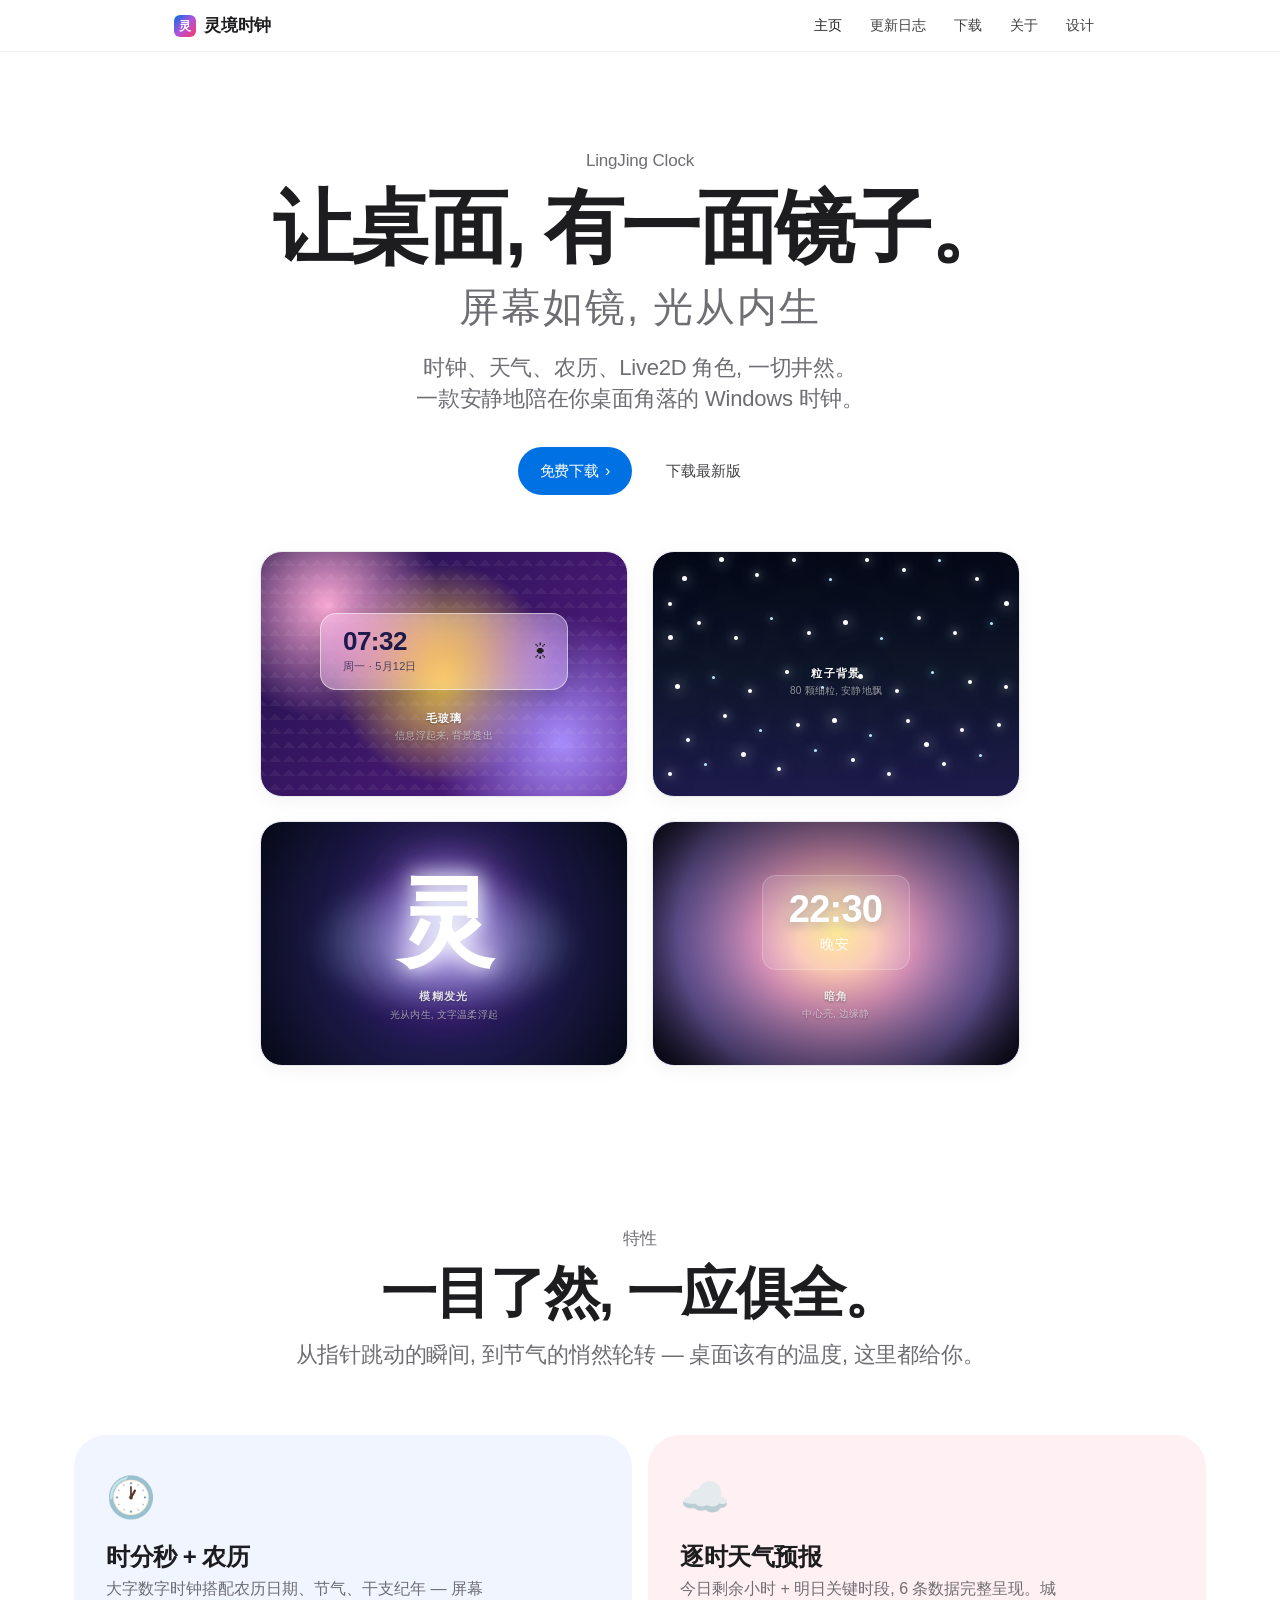
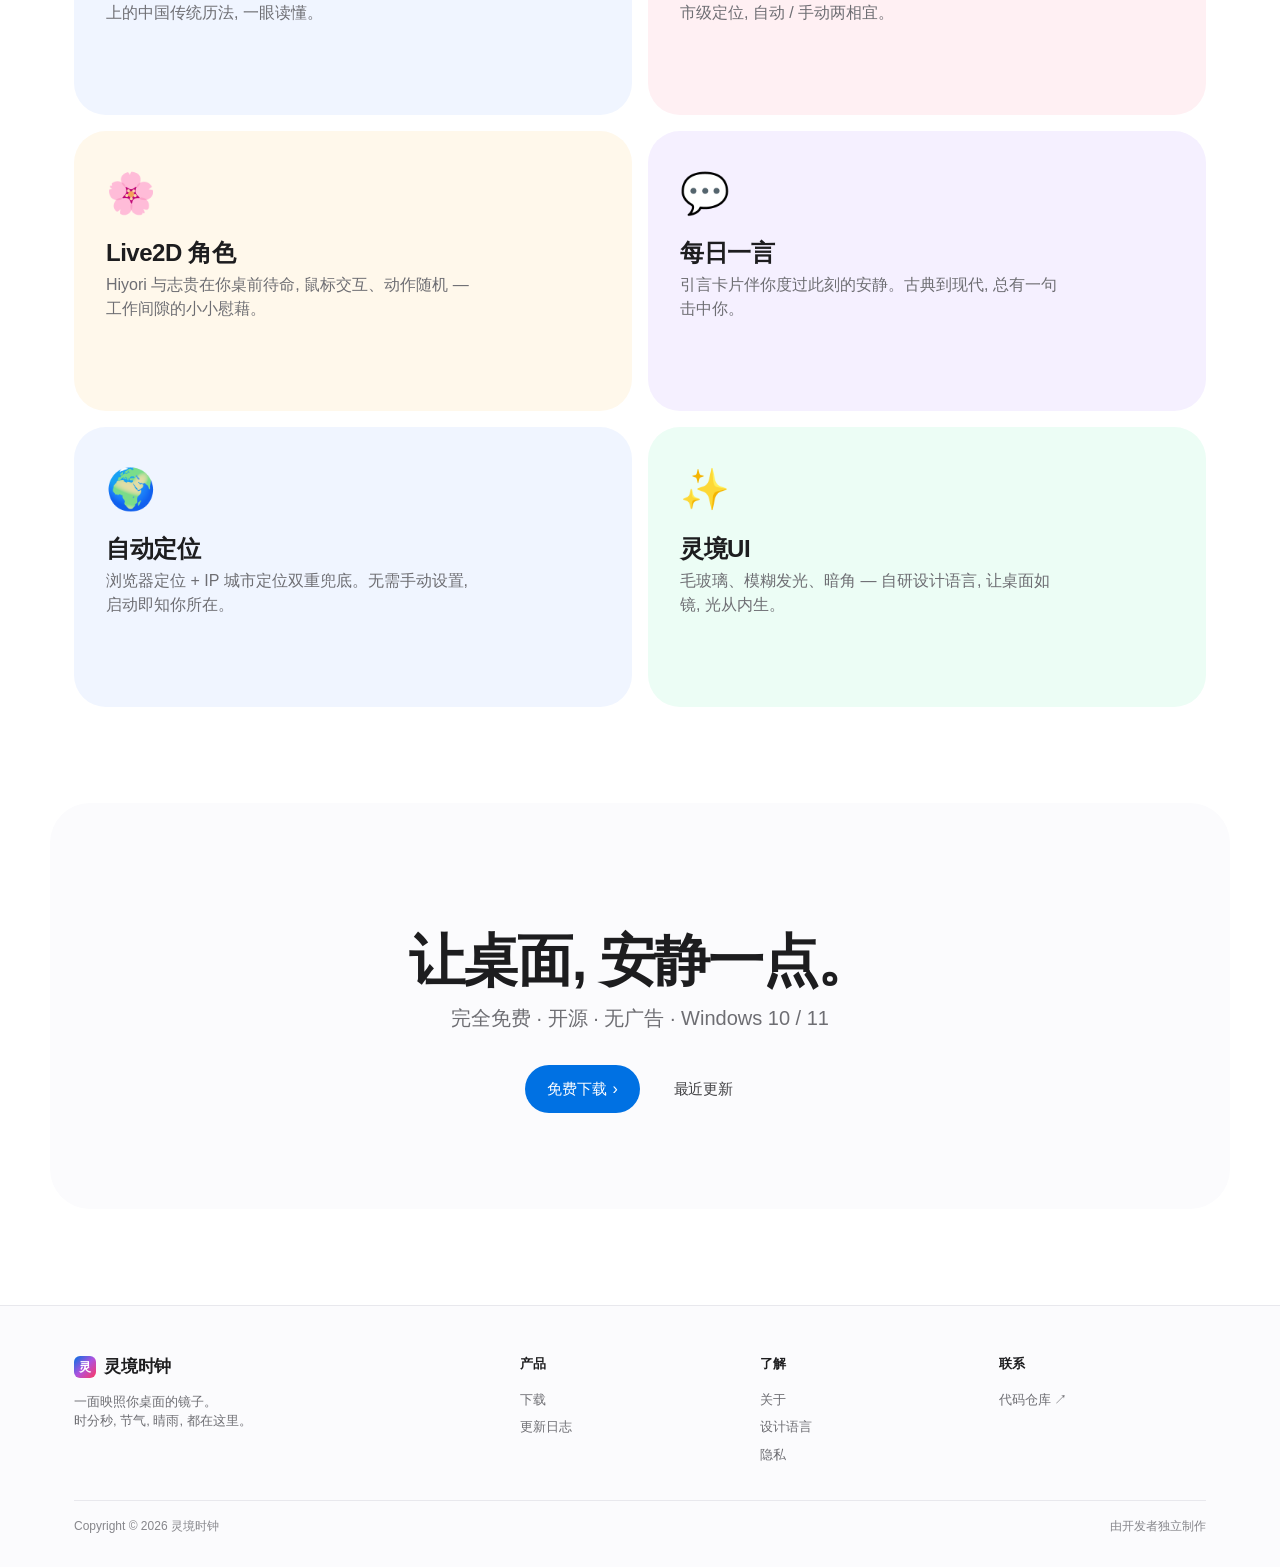
<file: index.html>
<!DOCTYPE html>
<html lang="zh-CN">
<head>
  <meta charset="UTF-8" />
  <meta name="viewport" content="width=device-width, initial-scale=1.0" />
  <title>灵境时钟 · LingJing Clock</title>
  <meta name="description" content="灵境时钟 LingJing Clock — 让桌面, 有一面镜子。Windows 桌面时钟, 时分秒、农历、天气、Live2D, 一目了然。" />
  <meta name="theme-color" content="#ffffff" />
  <meta property="og:title" content="灵境时钟 · LingJing Clock" />
  <meta property="og:description" content="让桌面, 有一面镜子。" />

  <link rel="stylesheet" href="assets/css/base.css" />
  <link rel="stylesheet" href="assets/css/apple.css" />
  <link rel="stylesheet" href="assets/css/pages.css" />
  <link rel="icon" type="image/svg+xml" href="assets/img/favicon.svg" />
</head>
<body>

  <!-- 导航 -->
  <nav class="nav">
    <div class="nav-inner">
      <a href="index.html" class="nav-brand">
        <span class="nav-brand-mark">灵</span>
        <span>灵境时钟</span>
      </a>
      <div class="nav-links">
        <a href="index.html" class="nav-link" data-page="index.html">主页</a>
        <a href="changelog.html" class="nav-link" data-page="changelog.html">更新日志</a>
        <a href="download.html" class="nav-link" data-page="download.html">下载</a>
        <a href="about.html" class="nav-link" data-page="about.html">关于</a>
        <a href="design.html" class="nav-link" data-page="design.html">设计</a>
      </div>
      <button class="nav-toggle" aria-label="菜单">
        <svg width="20" height="20" viewBox="0 0 24 24" fill="none" stroke="currentColor" stroke-width="2">
          <path d="M3 6h18M3 12h18M3 18h18" />
        </svg>
      </button>
    </div>
  </nav>

  <!-- Hero -->
  <header class="hero">
    <div class="container">
      <p class="hero-eyebrow">LingJing Clock</p>
      <h1 class="hero-title">
        让桌面, 有一面镜子。
        <span class="zh">屏幕如镜, 光从内生</span>
      </h1>
      <p class="hero-tagline">
        时钟、天气、农历、Live2D 角色, 一切井然。<br />
        一款安静地陪在你桌面角落的 Windows 时钟。
      </p>
      <div class="hero-actions">
        <a href="download.html" class="btn btn-primary">
          免费下载 <span class="arrow">›</span>
        </a>
        <a href="https://github.com/yuandd2014/lingjing-clock/releases/latest" class="btn btn-ghost">下载最新版</a>
      </div>

      <!-- 主视觉 — 4 token 色块 (Apple 产品页风格, 替代 demo-placeholder) -->
      <div class="hero-tokens">
        <div class="hero-token hero-token-glass">
          <div class="hero-token-card">
            <div class="glass-card-row">
              <div>
                <div class="demo-time">07:32</div>
                <div class="demo-meta">周一 · 5月12日</div>
              </div>
              <div class="glass-card-icon">☀</div>
            </div>
          </div>
          <div class="hero-token-name">毛玻璃</div>
          <div class="hero-token-desc">信息浮起来, 背景透出</div>
        </div>
        <div class="hero-token hero-token-particles">
          <div class="hero-token-particles-field">
            <span></span><span></span><span></span><span></span><span></span>
            <span></span><span></span><span></span><span></span><span></span>
            <span></span><span></span><span></span><span></span><span></span>
            <span></span><span></span><span></span><span></span><span></span>
            <span></span><span></span><span></span><span></span><span></span>
            <span></span><span></span><span></span><span></span><span></span>
            <span></span><span></span><span></span><span></span><span></span>
            <span></span><span></span><span></span><span></span><span></span>
            <span></span><span></span><span></span><span></span><span></span>
            <span></span><span></span><span></span><span></span><span></span>
          </div>
          <div class="hero-token-name">粒子背景</div>
          <div class="hero-token-desc">80 颗细粒, 安静地飘</div>
        </div>
        <div class="hero-token hero-token-glow">
          <div class="hero-token-glow-core"></div>
          <div class="demo-glyph">灵</div>
          <div class="hero-token-name">模糊发光</div>
          <div class="hero-token-desc">光从内生, 文字温柔浮起</div>
        </div>
        <div class="hero-token hero-token-vignette">
          <div class="demo-rest">
            <div class="demo-rest-time">22:30</div>
            <div class="demo-rest-meta">晚安</div>
          </div>
          <div class="hero-token-name">暗角</div>
          <div class="hero-token-desc">中心亮, 边缘静</div>
        </div>
      </div>
    </div>
  </header>

  <!-- 特性 — Apple 产品页风格 -->
  <section class="section">
    <div class="container">
      <p class="section-eyebrow">特性</p>
      <h2 class="section-title">一目了然, 一应俱全。</h2>
      <p class="section-subtitle">
        从指针跳动的瞬间, 到节气的悄然轮转 — 桌面该有的温度, 这里都给你。
      </p>

      <div class="features">
        <div class="feature feature-tinted-blue reveal">
          <div>
            <span class="feature-icon">🕐</span>
            <h3 class="feature-name">时分秒 + 农历</h3>
            <p class="feature-desc">大字数字时钟搭配农历日期、节气、干支纪年 — 屏幕上的中国传统历法, 一眼读懂。</p>
          </div>
        </div>
        <div class="feature feature-tinted-pink reveal">
          <div>
            <span class="feature-icon">☁️</span>
            <h3 class="feature-name">逐时天气预报</h3>
            <p class="feature-desc">今日剩余小时 + 明日关键时段, 6 条数据完整呈现。城市级定位, 自动 / 手动两相宜。</p>
          </div>
        </div>
        <div class="feature feature-tinted-amber reveal">
          <div>
            <span class="feature-icon">🌸</span>
            <h3 class="feature-name">Live2D 角色</h3>
            <p class="feature-desc">Hiyori 与志贵在你桌前待命, 鼠标交互、动作随机 — 工作间隙的小小慰藉。</p>
          </div>
        </div>
        <div class="feature feature-tinted-violet reveal">
          <div>
            <span class="feature-icon">💬</span>
            <h3 class="feature-name">每日一言</h3>
            <p class="feature-desc">引言卡片伴你度过此刻的安静。古典到现代, 总有一句击中你。</p>
          </div>
        </div>
        <div class="feature feature-tinted-blue reveal">
          <div>
            <span class="feature-icon">🌍</span>
            <h3 class="feature-name">自动定位</h3>
            <p class="feature-desc">浏览器定位 + IP 城市定位双重兜底。无需手动设置, 启动即知你所在。</p>
          </div>
        </div>
        <div class="feature feature-tinted-mint reveal">
          <div>
            <span class="feature-icon">✨</span>
            <h3 class="feature-name">灵境UI</h3>
            <p class="feature-desc">毛玻璃、模糊发光、暗角 — 自研设计语言, 让桌面如镜, 光从内生。</p>
          </div>
        </div>
      </div>
    </div>
  </section>

  <!-- CTA -->
  <div class="cta reveal">
    <h2 class="cta-title">让桌面, 安静一点。</h2>
    <p class="cta-subtitle">完全免费 · 开源 · 无广告 · Windows 10 / 11</p>
    <div class="cta-actions">
      <a href="download.html" class="btn btn-primary">免费下载 <span class="arrow">›</span></a>
      <a href="changelog.html" class="btn btn-ghost">最近更新</a>
    </div>
  </div>

  <!-- 页脚 -->
  <footer class="footer">
    <div class="container">
      <div class="footer-grid">
        <div>
          <div class="nav-brand" style="margin-bottom:12px">
            <span class="nav-brand-mark">灵</span>
            <span style="color:var(--ink-900)">灵境时钟</span>
          </div>
          <p style="font-size:13px;color:var(--ink-500);max-width:280px;line-height:1.5">
            一面映照你桌面的镜子。<br />
            时分秒, 节气, 晴雨, 都在这里。
          </p>
        </div>
        <div>
          <div class="footer-col-title">产品</div>
          <a class="footer-link" href="download.html">下载</a>
          <a class="footer-link" href="changelog.html">更新日志</a>
        </div>
        <div>
          <div class="footer-col-title">了解</div>
          <a class="footer-link" href="about.html">关于</a>
          <a class="footer-link" href="design.html">设计语言</a>
          <a class="footer-link" href="about.html#privacy">隐私</a>
        </div>
        <div>
          <div class="footer-col-title">联系</div>
          <a class="footer-link" href="https://github.com/yuandd2014/lingjing-clock" target="_blank" rel="noopener">代码仓库 ↗</a>
        </div>
      </div>
      <div class="footer-bottom">
        <div>Copyright © 2026 灵境时钟</div>
        <div>由开发者独立制作</div>
      </div>
    </div>
  </footer>

  <script src="assets/js/nav.js"></script>
</body>
</html>
</file>
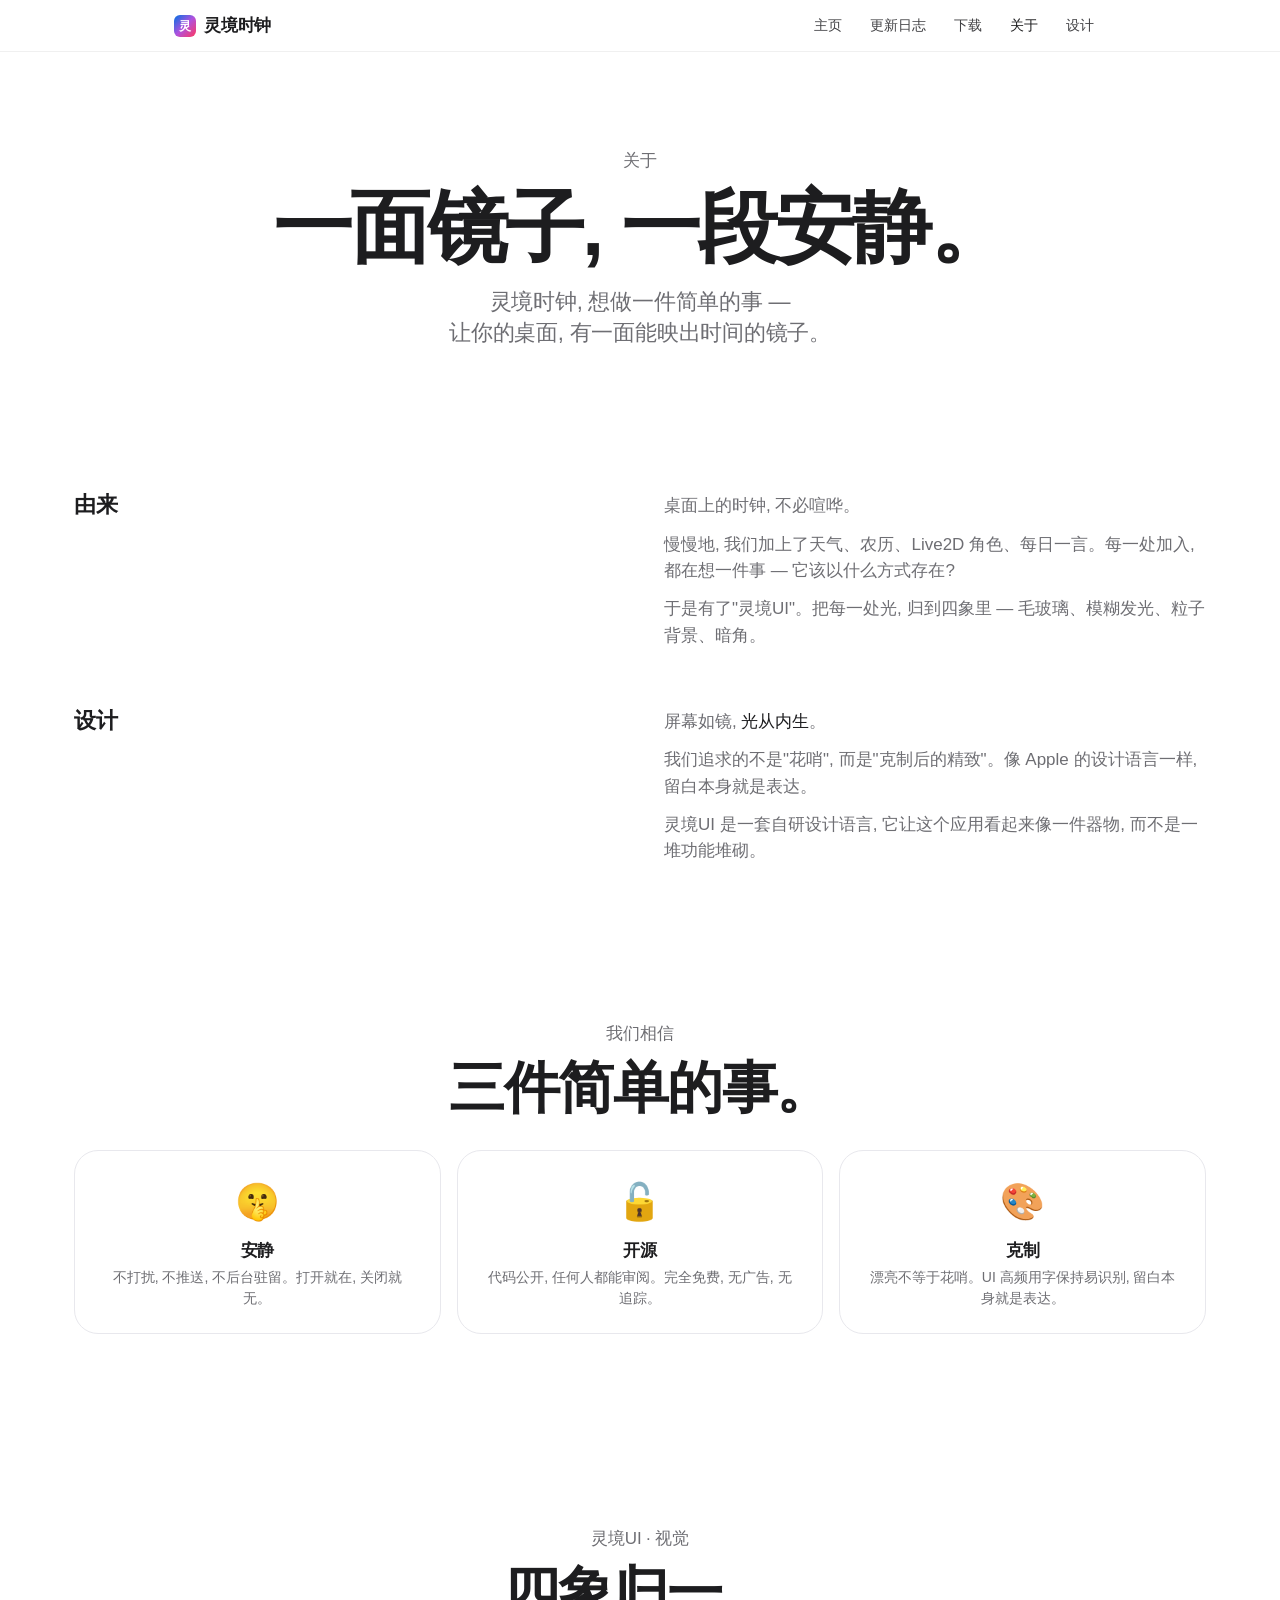
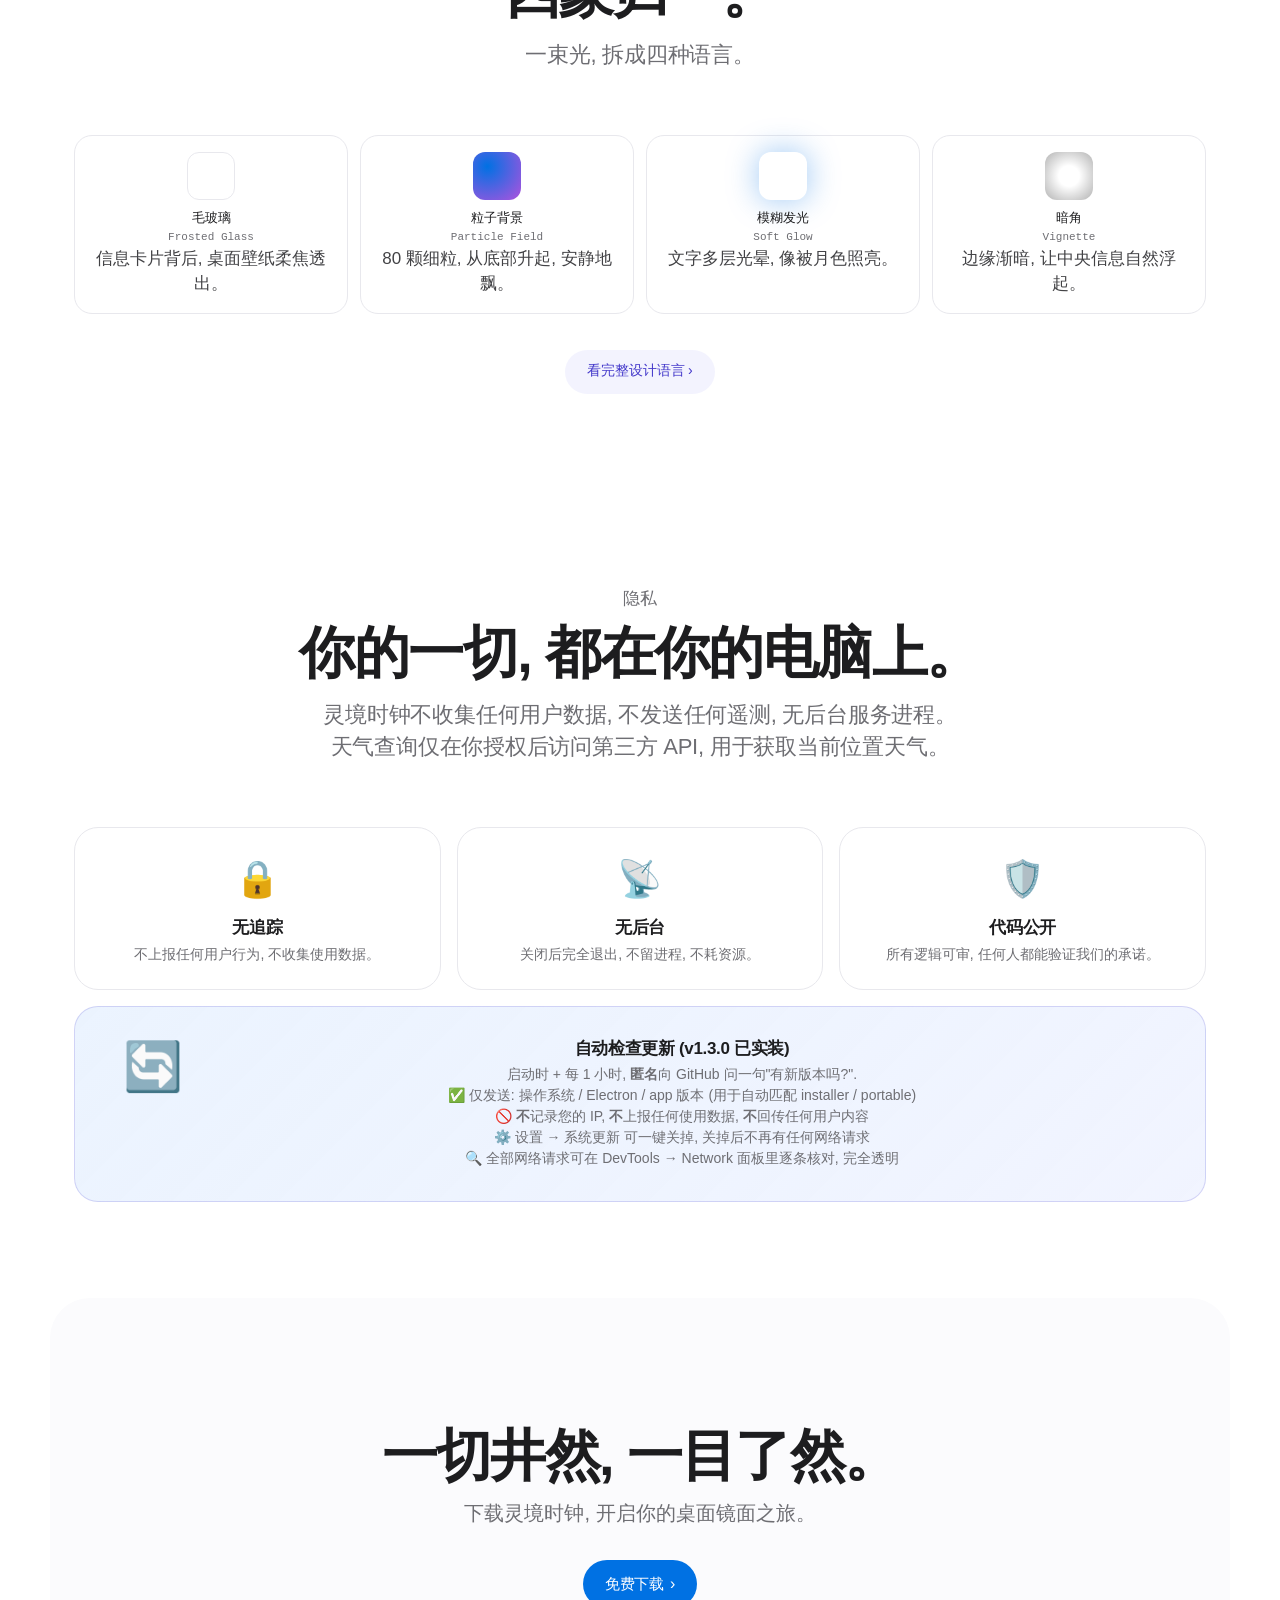
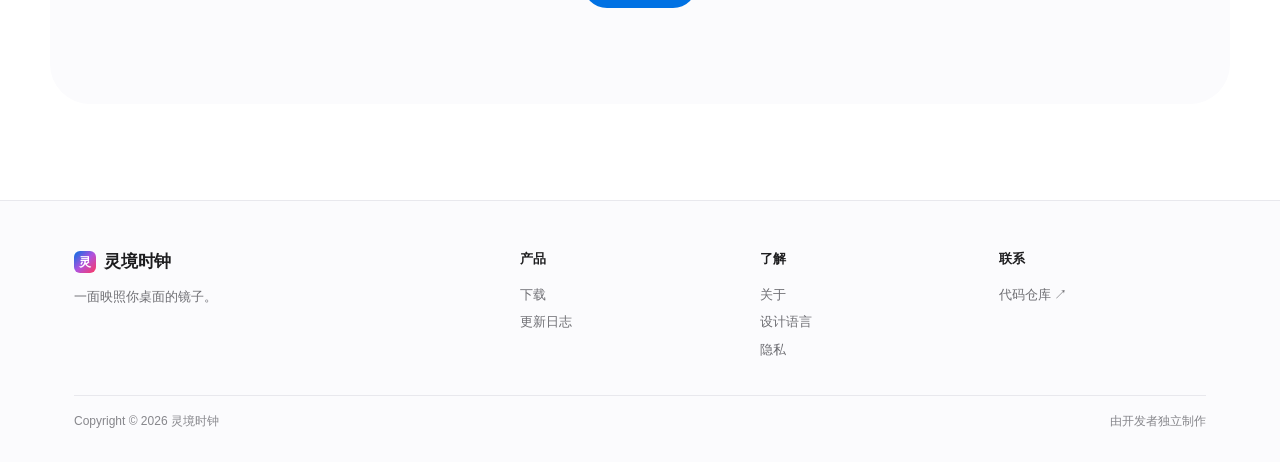
<file: about.html>
<!DOCTYPE html>
<html lang="zh-CN">
<head>
  <meta charset="UTF-8" />
  <meta name="viewport" content="width=device-width, initial-scale=1.0" />
  <title>关于 · 灵境时钟</title>
  <meta name="description" content="灵境时钟 — 项目由来与设计。" />
  <meta name="theme-color" content="#ffffff" />

  <link rel="stylesheet" href="assets/css/base.css" />
  <link rel="stylesheet" href="assets/css/apple.css" />
  <link rel="stylesheet" href="assets/css/pages.css" />
  <link rel="icon" type="image/svg+xml" href="assets/img/favicon.svg" />
</head>
<body>

  <nav class="nav">
    <div class="nav-inner">
      <a href="index.html" class="nav-brand">
        <span class="nav-brand-mark">灵</span>
        <span>灵境时钟</span>
      </a>
      <div class="nav-links">
        <a href="index.html" class="nav-link" data-page="index.html">主页</a>
        <a href="changelog.html" class="nav-link" data-page="changelog.html">更新日志</a>
        <a href="download.html" class="nav-link" data-page="download.html">下载</a>
        <a href="about.html" class="nav-link" data-page="about.html">关于</a>
        <a href="design.html" class="nav-link" data-page="design.html">设计</a>
      </div>
      <button class="nav-toggle" aria-label="菜单">
        <svg width="20" height="20" viewBox="0 0 24 24" fill="none" stroke="currentColor" stroke-width="2">
          <path d="M3 6h18M3 12h18M3 18h18" />
        </svg>
      </button>
    </div>
  </nav>

  <!-- Hero -->
  <header class="about-hero">
    <div class="container">
      <p class="hero-eyebrow">关于</p>
      <h1>一面镜子, 一段安静。</h1>
      <p class="hero-tagline" style="margin-top: 16px;">
        灵境时钟, 想做一件简单的事 —<br />
        让你的桌面, 有一面能映出时间的镜子。
      </p>
    </div>
  </header>

  <section class="about-section">
    <div class="container">
      <div class="about-block reveal">
        <h2 class="about-block-title">由来</h2>
        <div>
          <p>桌面上的时钟, 不必喧哗。</p>
          <p>慢慢地, 我们加上了天气、农历、Live2D 角色、每日一言。每一处加入, 都在想一件事 — 它该以什么方式存在?</p>
          <p>于是有了"灵境UI"。把每一处光, 归到四象里 — 毛玻璃、模糊发光、粒子背景、暗角。</p>
        </div>
      </div>

      <div class="about-block reveal">
        <h2 class="about-block-title">设计</h2>
        <div>
          <p>屏幕如镜, <strong>光从内生</strong>。</p>
          <p>我们追求的不是"花哨", 而是"克制后的精致"。像 Apple 的设计语言一样, 留白本身就是表达。</p>
          <p>灵境UI 是一套自研设计语言, 它让这个应用看起来像一件器物, 而不是一堆功能堆砌。</p>
        </div>
      </div>
    </div>
  </section>

  <!-- 价值观 -->
  <section class="section" style="padding-top: 0;">
    <div class="container">
      <p class="section-eyebrow">我们相信</p>
      <h2 class="section-title">三件简单的事。</h2>
      <div class="value-grid">
        <div class="value-card reveal">
          <span class="value-icon">🤫</span>
          <h3 class="value-name">安静</h3>
          <p class="value-desc">不打扰, 不推送, 不后台驻留。打开就在, 关闭就无。</p>
        </div>
        <div class="value-card reveal">
          <span class="value-icon">🔓</span>
          <h3 class="value-name">开源</h3>
          <p class="value-desc">代码公开, 任何人都能审阅。完全免费, 无广告, 无追踪。</p>
        </div>
        <div class="value-card reveal">
          <span class="value-icon">🎨</span>
          <h3 class="value-name">克制</h3>
          <p class="value-desc">漂亮不等于花哨。UI 高频用字保持易识别, 留白本身就是表达。</p>
        </div>
      </div>
    </div>
  </section>

  <!-- 灵境UI 视觉 -->
  <section class="section">
    <div class="container">
      <p class="section-eyebrow">灵境UI · 视觉</p>
      <h2 class="section-title">四象归一。</h2>
      <p class="section-subtitle">一束光, 拆成四种语言。</p>

      <div class="design-tokens">
        <div class="token reveal">
          <div class="token-swatch" style="background: rgba(255,255,255,0.6); backdrop-filter: blur(20px); border: 1px solid var(--ink-100);"></div>
          <div class="token-name">毛玻璃</div>
          <div class="token-value">Frosted Glass</div>
          <p class="token-desc">信息卡片背后, 桌面壁纸柔焦透出。</p>
        </div>
        <div class="token reveal">
          <div class="token-swatch" style="background: radial-gradient(circle at 30% 30%, #0071e3, #af52de);"></div>
          <div class="token-name">粒子背景</div>
          <div class="token-value">Particle Field</div>
          <p class="token-desc">80 颗细粒, 从底部升起, 安静地飘。</p>
        </div>
        <div class="token reveal">
          <div class="token-swatch" style="background: radial-gradient(circle at center, #ffffff 0%, transparent 70%); box-shadow: 0 0 32px rgba(0,113,227,0.4);"></div>
          <div class="token-name">模糊发光</div>
          <div class="token-value">Soft Glow</div>
          <p class="token-desc">文字多层光晕, 像被月色照亮。</p>
        </div>
        <div class="token reveal">
          <div class="token-swatch" style="background: radial-gradient(circle at center, transparent 30%, rgba(0,0,0,0.3) 100%);"></div>
          <div class="token-name">暗角</div>
          <div class="token-value">Vignette</div>
          <p class="token-desc">边缘渐暗, 让中央信息自然浮起。</p>
        </div>
      </div>
      <div class="design-link-row">
        <a href="design.html" class="btn btn-tinted">看完整设计语言 ›</a>
      </div>
    </div>
  </section>

  <!-- 隐私 -->
  <section class="section" id="privacy">
    <div class="container">
      <p class="section-eyebrow">隐私</p>
      <h2 class="section-title">你的一切, 都在你的电脑上。</h2>
      <p class="section-subtitle">
        灵境时钟不收集任何用户数据, 不发送任何遥测, 无后台服务进程。<br />
        天气查询仅在你授权后访问第三方 API, 用于获取当前位置天气。
      </p>

      <div class="value-grid" style="margin-top: 48px;">
        <div class="value-card reveal">
          <span class="value-icon">🔒</span>
          <h3 class="value-name">无追踪</h3>
          <p class="value-desc">不上报任何用户行为, 不收集使用数据。</p>
        </div>
        <div class="value-card reveal">
          <span class="value-icon">📡</span>
          <h3 class="value-name">无后台</h3>
          <p class="value-desc">关闭后完全退出, 不留进程, 不耗资源。</p>
        </div>
        <div class="value-card reveal">
          <span class="value-icon">🛡️</span>
          <h3 class="value-name">代码公开</h3>
          <p class="value-desc">所有逻辑可审, 任何人都能验证我们的承诺。</p>
        </div>
        <div class="value-card reveal banner">
          <span class="value-icon">🔄</span>
          <div class="value-content">
            <h3 class="value-name">自动检查更新 (v1.3.0 已实装)</h3>
            <p class="value-desc">
              启动时 + 每 1 小时, <strong>匿名</strong>向 GitHub 问一句"有新版本吗?".
              <br/>✅ 仅发送: 操作系统 / Electron / app 版本 (用于自动匹配 installer / portable)
              <br/>🚫 <strong>不</strong>记录您的 IP, <strong>不</strong>上报任何使用数据, <strong>不</strong>回传任何用户内容
              <br/>⚙️ 设置 → 系统更新 可一键关掉, 关掉后不再有任何网络请求
              <br/>🔍 全部网络请求可在 DevTools → Network 面板里逐条核对, 完全透明
            </p>
          </div>
        </div>
      </div>
    </div>
  </section>

  <!-- 一路走来 已并入 changelog.html (v1.3.1), 此处不再重复 -->

  <!-- CTA -->
  <div class="cta reveal">
    <h2 class="cta-title">一切井然, 一目了然。</h2>
    <p class="cta-subtitle">下载灵境时钟, 开启你的桌面镜面之旅。</p>
    <div class="cta-actions">
      <a href="download.html" class="btn btn-primary">免费下载 <span class="arrow">›</span></a>
    </div>
  </div>

  <!-- 页脚 -->
  <footer class="footer">
    <div class="container">
      <div class="footer-grid">
        <div>
          <div class="nav-brand" style="margin-bottom:12px">
            <span class="nav-brand-mark">灵</span>
            <span style="color:var(--ink-900)">灵境时钟</span>
          </div>
          <p style="font-size:13px;color:var(--ink-500);max-width:280px;line-height:1.5">
            一面映照你桌面的镜子。
          </p>
        </div>
        <div>
          <div class="footer-col-title">产品</div>
          <a class="footer-link" href="download.html">下载</a>
          <a class="footer-link" href="changelog.html">更新日志</a>
        </div>
        <div>
          <div class="footer-col-title">了解</div>
          <a class="footer-link" href="about.html">关于</a>
          <a class="footer-link" href="design.html">设计语言</a>
          <a class="footer-link" href="about.html#privacy">隐私</a>
        </div>
        <div>
          <div class="footer-col-title">联系</div>
          <a class="footer-link" href="https://github.com/yuandd2014/lingjing-clock" target="_blank" rel="noopener">代码仓库 ↗</a>
        </div>
      </div>
      <div class="footer-bottom">
        <div>Copyright © 2026 灵境时钟</div>
        <div>由开发者独立制作</div>
      </div>
    </div>
  </footer>

  <script src="assets/js/nav.js"></script>
</body>
</html>
</file>
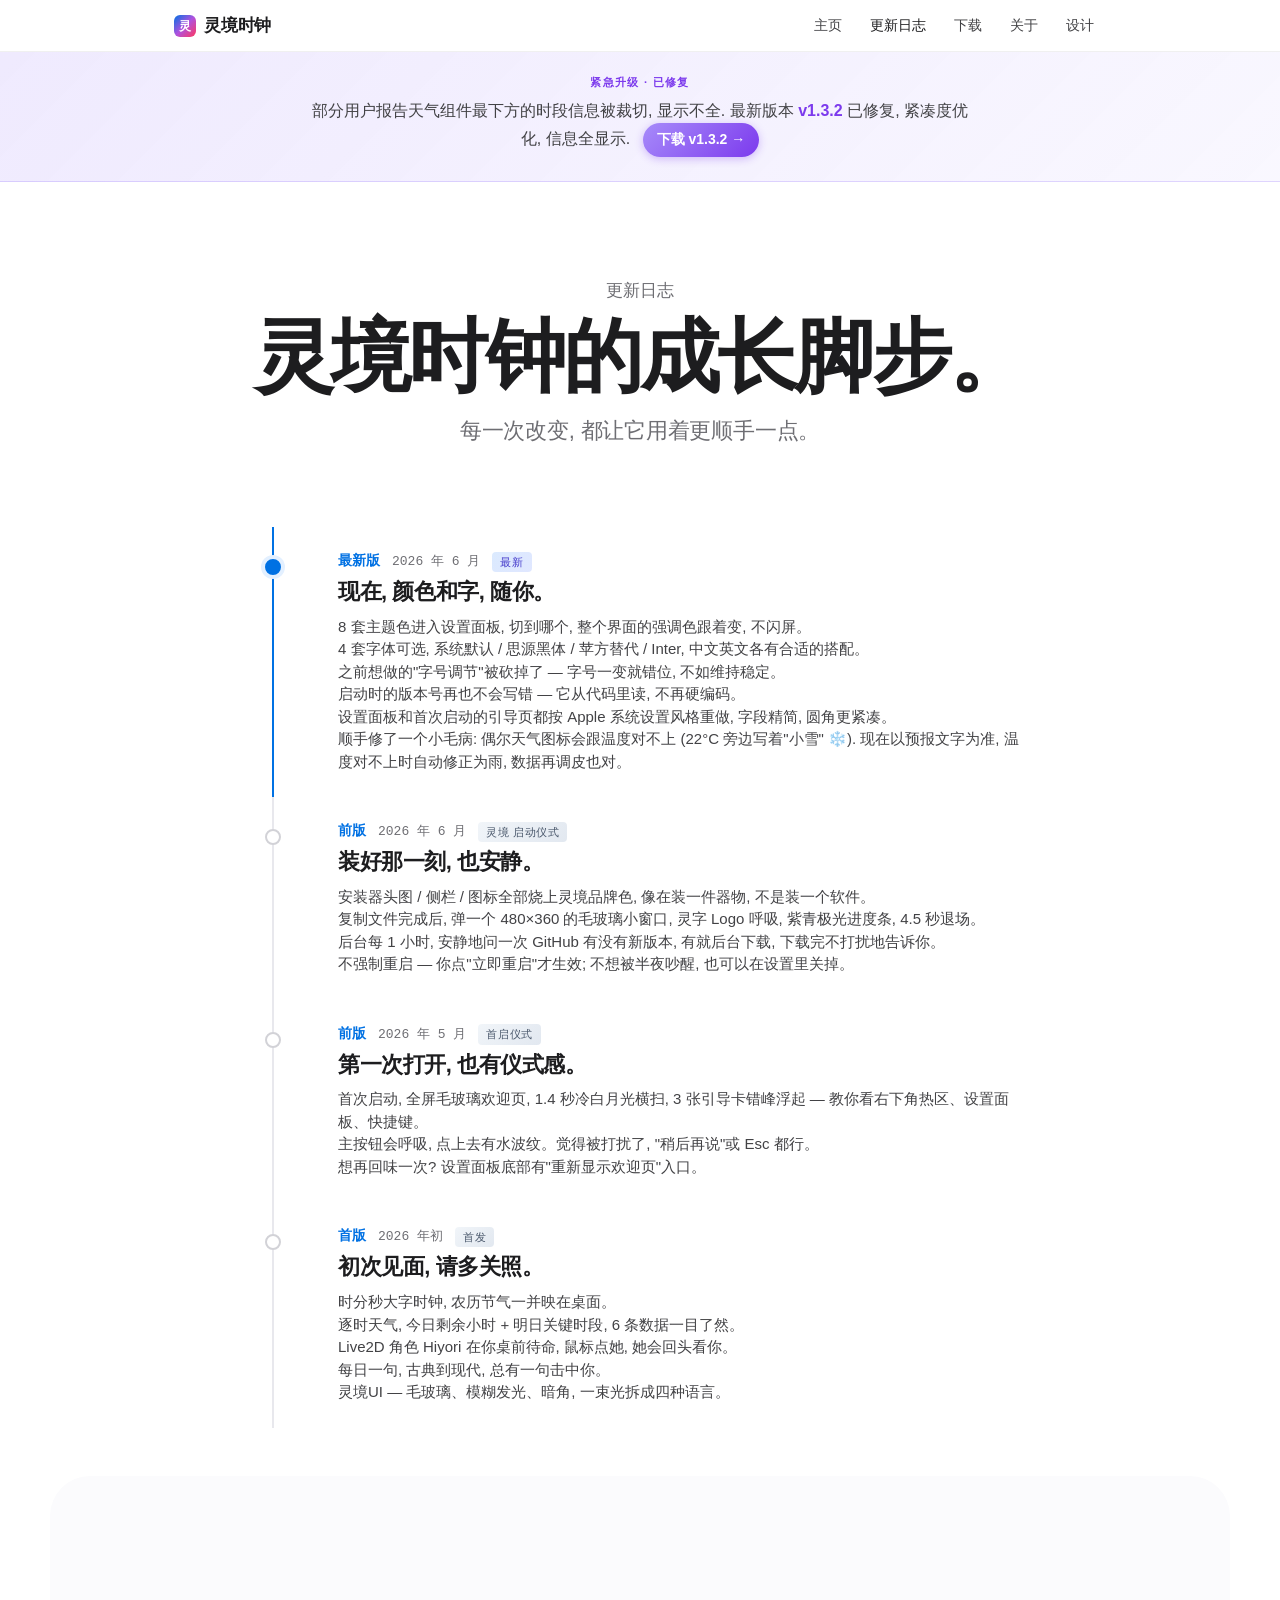
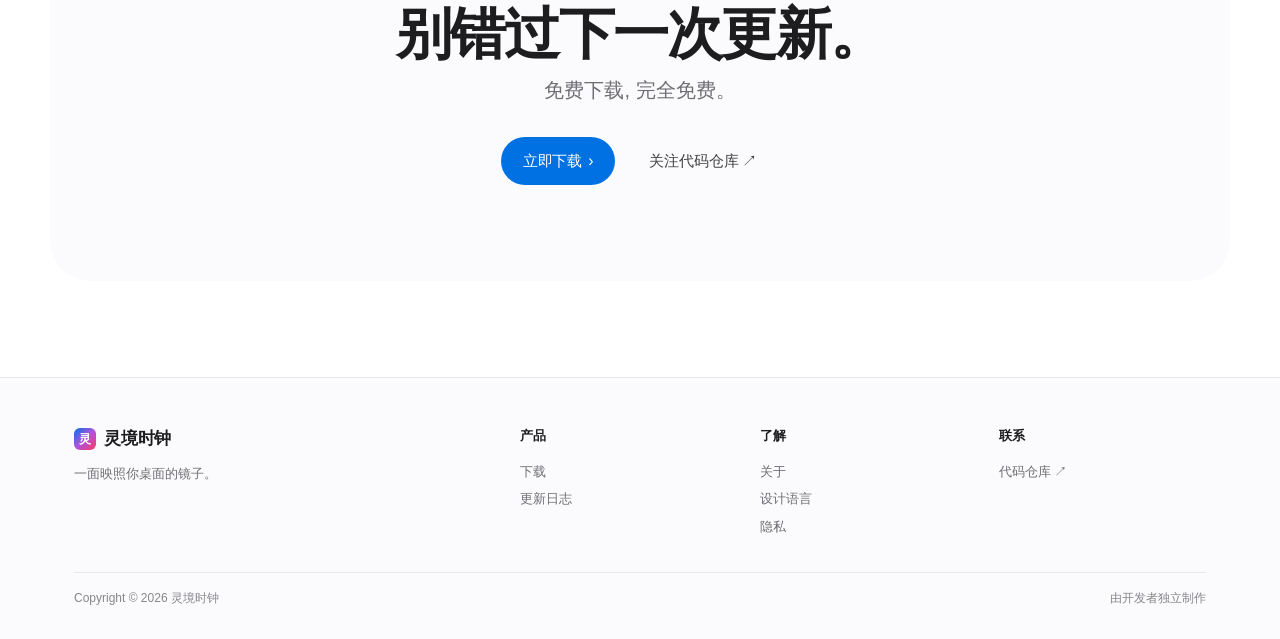
<file: changelog.html>
<!DOCTYPE html>
<html lang="zh-CN">
<head>
  <meta charset="UTF-8" />
  <meta name="viewport" content="width=device-width, initial-scale=1.0" />
  <title>更新日志 · 灵境时钟</title>
  <meta name="description" content="灵境时钟 — 灵境时钟的成长脚步。" />
  <meta name="theme-color" content="#ffffff" />

  <link rel="stylesheet" href="assets/css/base.css" />
  <link rel="stylesheet" href="assets/css/apple.css" />
  <link rel="stylesheet" href="assets/css/pages.css" />
  <link rel="icon" type="image/svg+xml" href="assets/img/favicon.svg" />
</head>
<body>

  <nav class="nav">
    <div class="nav-inner">
      <a href="index.html" class="nav-brand">
        <span class="nav-brand-mark">灵</span>
        <span>灵境时钟</span>
      </a>
      <div class="nav-links">
        <a href="index.html" class="nav-link" data-page="index.html">主页</a>
        <a href="changelog.html" class="nav-link" data-page="changelog.html">更新日志</a>
        <a href="download.html" class="nav-link" data-page="download.html">下载</a>
        <a href="about.html" class="nav-link" data-page="about.html">关于</a>
        <a href="design.html" class="nav-link" data-page="design.html">设计</a>
      </div>
      <button class="nav-toggle" aria-label="菜单">
        <svg width="20" height="20" viewBox="0 0 24 24" fill="none" stroke="currentColor" stroke-width="2">
          <path d="M3 6h18M3 12h18M3 18h18" />
        </svg>
      </button>
    </div>
  </nav>

  <aside class="changelog-bug-banner" role="alert" style="background: linear-gradient(135deg, rgba(167,139,250,0.18), rgba(196,181,253,0.10)); border-bottom: 1px solid rgba(167,139,250,0.32); padding: 22px 0 24px; text-align: center; color: var(--ink-900);">
    <div class="container" style="max-width: 720px;">
      <p style="font-size: 11px; font-weight: 700; letter-spacing: 0.12em; text-transform: uppercase; color: #7c3aed; margin: 0 0 8px;">紧急升级 · 已修复</p>
      <p style="font-size: 16px; font-weight: 500; line-height: 1.55; margin: 0;">
        部分用户报告天气组件最下方的时段信息被裁切, 显示不全.  最新版本 <strong style="color: #7c3aed;">v1.3.2</strong> 已修复, 紧凑度优化, 信息全显示.
        <a href="download.html" style="display: inline-block; margin-left: 8px; padding: 6px 14px; background: linear-gradient(135deg, #a78bfa, #7c3aed); color: #fff; border-radius: 20px; text-decoration: none; font-weight: 600; font-size: 14px; box-shadow: 0 2px 8px rgba(124,58,237,0.32);">下载 v1.3.2 →</a>
      </p>
    </div>
  </aside>

  <header style="padding: 96px 0 32px; text-align: center;">
    <div class="container">
      <p class="hero-eyebrow">更新日志</p>
      <h1>灵境时钟的成长脚步。</h1>
      <p class="hero-tagline" style="margin-top: 16px;">
        每一次改变, 都让它用着更顺手一点。
      </p>
    </div>
  </header>

  <section class="changelog-section">
    <div class="container">
      <div class="changelog-list">

        <article class="changelog-entry reveal">
          <div class="changelog-meta">
            <span class="changelog-version">最新版</span>
            <span class="changelog-date">2026 年 6 月</span>
            <span class="changelog-tag" style="background: linear-gradient(135deg, #dbeafe, #e0e7ff); color: #4338ca;">最新</span>
          </div>
          <h2 class="changelog-title">现在, 颜色和字, 随你。</h2>
          <div class="changelog-body">
            <p>8 套主题色进入设置面板, 切到哪个, 整个界面的强调色跟着变, 不闪屏。</p>
            <p>4 套字体可选, 系统默认 / 思源黑体 / 苹方替代 / Inter, 中文英文各有合适的搭配。</p>
            <p>之前想做的"字号调节"被砍掉了 — 字号一变就错位, 不如维持稳定。</p>
            <p>启动时的版本号再也不会写错 — 它从代码里读, 不再硬编码。</p>
            <p>设置面板和首次启动的引导页都按 Apple 系统设置风格重做, 字段精简, 圆角更紧凑。</p>
            <p>顺手修了一个小毛病: 偶尔天气图标会跟温度对不上 (22°C 旁边写着"小雪" ❄️). 现在以预报文字为准, 温度对不上时自动修正为雨, 数据再调皮也对。</p>
          </div>
        </article>

        <article class="changelog-entry reveal">
          <div class="changelog-meta">
            <span class="changelog-version">前版</span>
            <span class="changelog-date">2026 年 6 月</span>
            <span class="changelog-tag" style="background: linear-gradient(135deg, #f1f5f9, #e2e8f0); color: #475569;">灵境 启动仪式</span>
          </div>
          <h2 class="changelog-title">装好那一刻, 也安静。</h2>
          <div class="changelog-body">
            <p>安装器头图 / 侧栏 / 图标全部烧上灵境品牌色, 像在装一件器物, 不是装一个软件。</p>
            <p>复制文件完成后, 弹一个 480×360 的毛玻璃小窗口, 灵字 Logo 呼吸, 紫青极光进度条, 4.5 秒退场。</p>
            <p>后台每 1 小时, 安静地问一次 GitHub 有没有新版本, 有就后台下载, 下载完不打扰地告诉你。</p>
            <p>不强制重启 — 你点"立即重启"才生效; 不想被半夜吵醒, 也可以在设置里关掉。</p>
          </div>
        </article>

        <article class="changelog-entry reveal">
          <div class="changelog-meta">
            <span class="changelog-version">前版</span>
            <span class="changelog-date">2026 年 5 月</span>
            <span class="changelog-tag" style="background: linear-gradient(135deg, #f1f5f9, #e2e8f0); color: #475569;">首启仪式</span>
          </div>
          <h2 class="changelog-title">第一次打开, 也有仪式感。</h2>
          <div class="changelog-body">
            <p>首次启动, 全屏毛玻璃欢迎页, 1.4 秒冷白月光横扫, 3 张引导卡错峰浮起 — 教你看右下角热区、设置面板、快捷键。</p>
            <p>主按钮会呼吸, 点上去有水波纹。觉得被打扰了, "稍后再说"或 Esc 都行。</p>
            <p>想再回味一次? 设置面板底部有"重新显示欢迎页"入口。</p>
          </div>
        </article>

        <article class="changelog-entry reveal">
          <div class="changelog-meta">
            <span class="changelog-version">首版</span>
            <span class="changelog-date">2026 年初</span>
            <span class="changelog-tag" style="background: linear-gradient(135deg, #f1f5f9, #e2e8f0); color: #475569;">首发</span>
          </div>
          <h2 class="changelog-title">初次见面, 请多关照。</h2>
          <div class="changelog-body">
            <p>时分秒大字时钟, 农历节气一并映在桌面。</p>
            <p>逐时天气, 今日剩余小时 + 明日关键时段, 6 条数据一目了然。</p>
            <p>Live2D 角色 Hiyori 在你桌前待命, 鼠标点她, 她会回头看你。</p>
            <p>每日一句, 古典到现代, 总有一句击中你。</p>
            <p>灵境UI — 毛玻璃、模糊发光、暗角, 一束光拆成四种语言。</p>
          </div>
        </article>

      </div>
    </div>
  </section>

  <!-- 订阅更新 -->
  <div class="cta reveal">
    <h2 class="cta-title">别错过下一次更新。</h2>
    <p class="cta-subtitle">免费下载, 完全免费。</p>
    <div class="cta-actions">
      <a href="download.html" class="btn btn-primary">立即下载 <span class="arrow">›</span></a>
      <a href="https://github.com/yuandd2014/lingjing-clock" class="btn btn-ghost" target="_blank" rel="noopener">关注代码仓库 ↗</a>
    </div>
  </div>

  <!-- 页脚 -->
  <footer class="footer">
    <div class="container">
      <div class="footer-grid">
        <div>
          <div class="nav-brand" style="margin-bottom:12px">
            <span class="nav-brand-mark">灵</span>
            <span style="color:var(--ink-900)">灵境时钟</span>
          </div>
          <p style="font-size:13px;color:var(--ink-500);max-width:280px;line-height:1.5">
            一面映照你桌面的镜子。
          </p>
        </div>
        <div>
          <div class="footer-col-title">产品</div>
          <a class="footer-link" href="download.html">下载</a>
          <a class="footer-link" href="changelog.html">更新日志</a>
        </div>
        <div>
          <div class="footer-col-title">了解</div>
          <a class="footer-link" href="about.html">关于</a>
          <a class="footer-link" href="design.html">设计语言</a>
          <a class="footer-link" href="about.html#privacy">隐私</a>
        </div>
        <div>
          <div class="footer-col-title">联系</div>
          <a class="footer-link" href="https://github.com/yuandd2014/lingjing-clock" target="_blank" rel="noopener">代码仓库 ↗</a>
        </div>
      </div>
      <div class="footer-bottom">
        <div>Copyright © 2026 灵境时钟</div>
        <div>由开发者独立制作</div>
      </div>
    </div>
  </footer>

  <script src="assets/js/nav.js"></script>
</body>
</html>
</file>
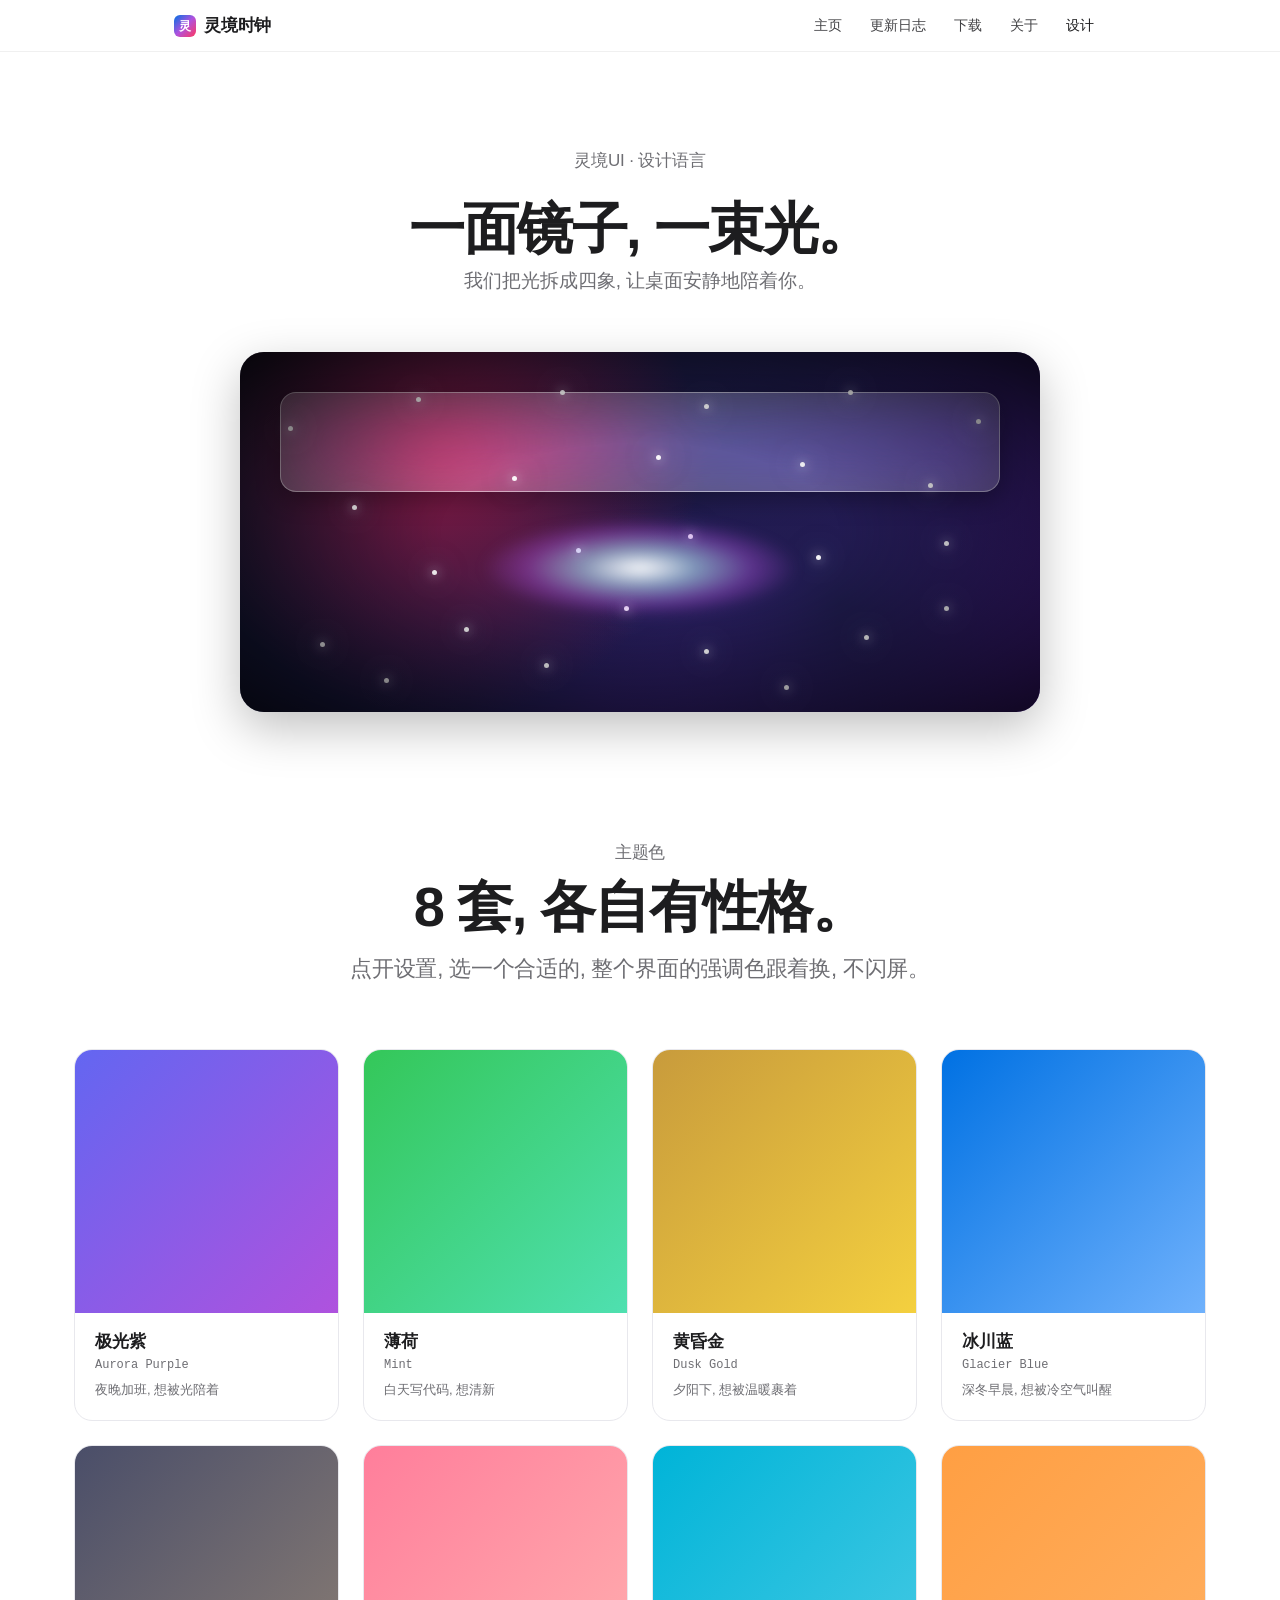
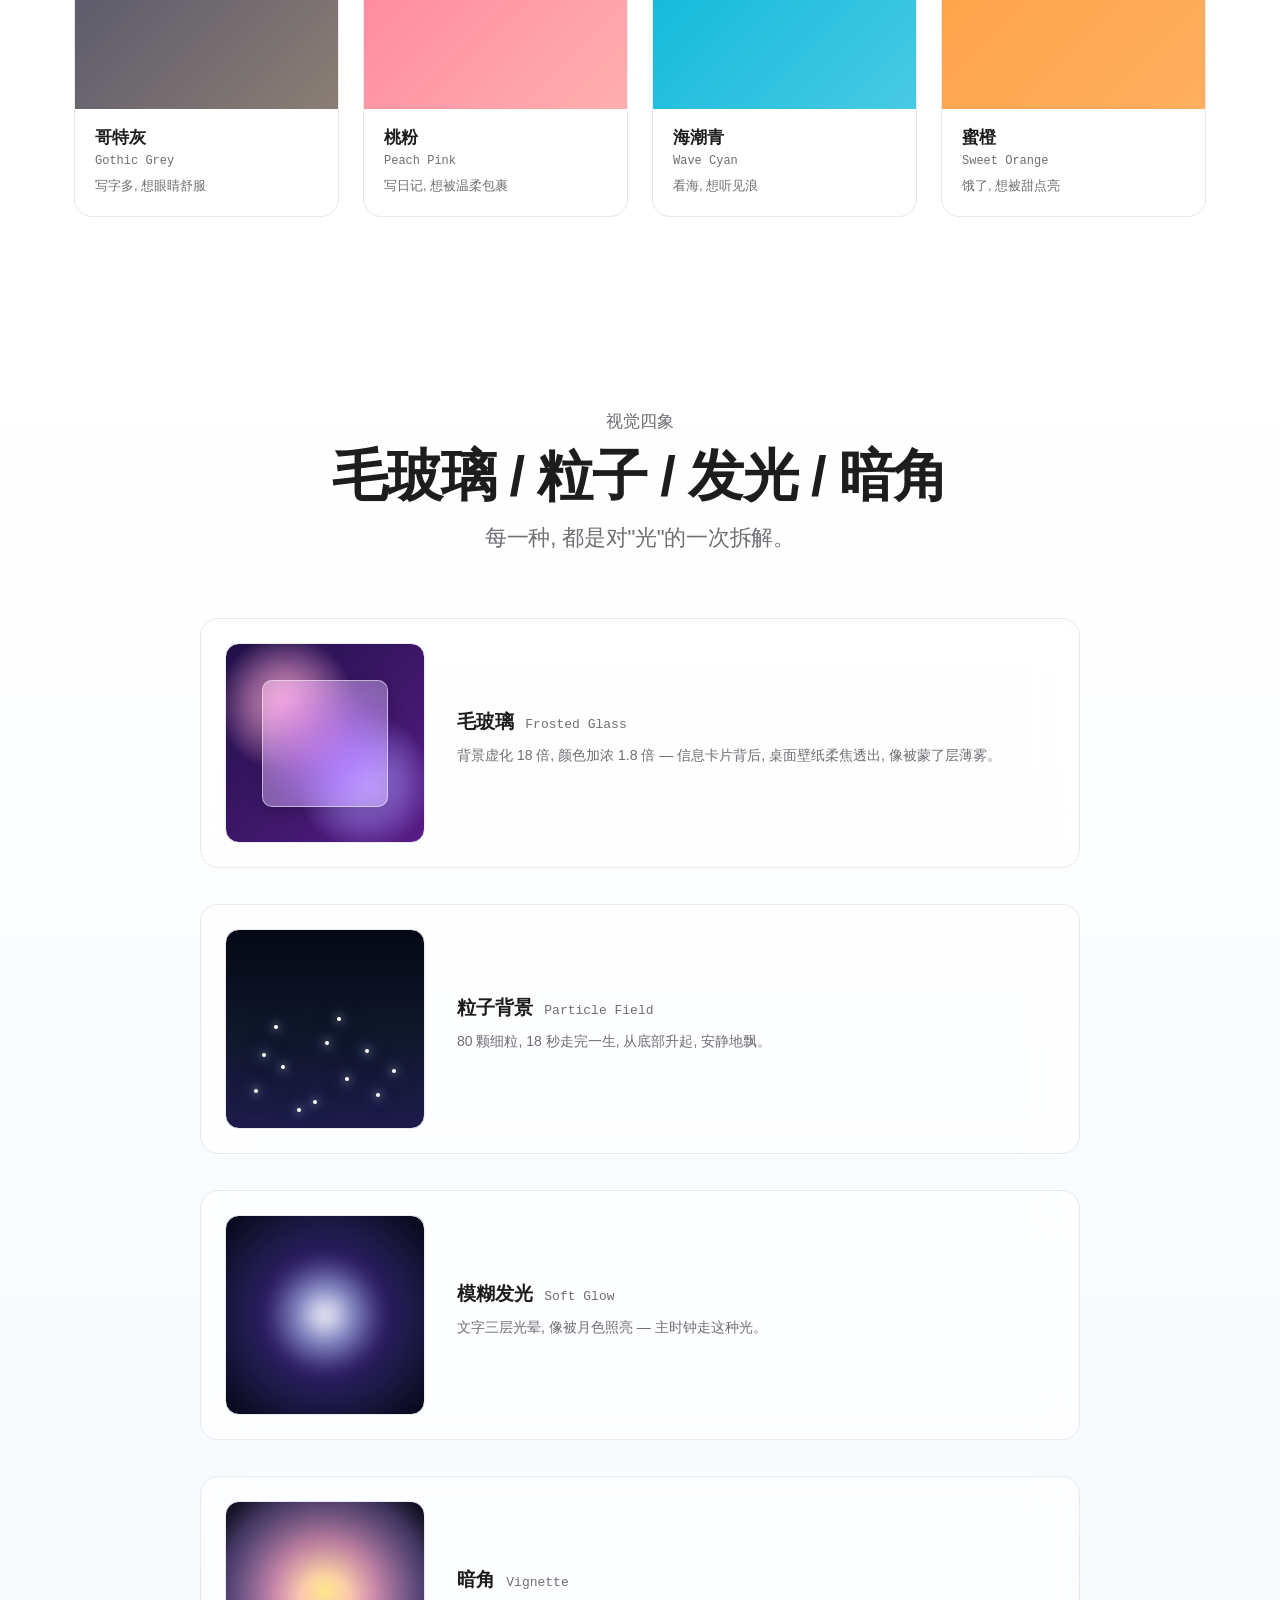
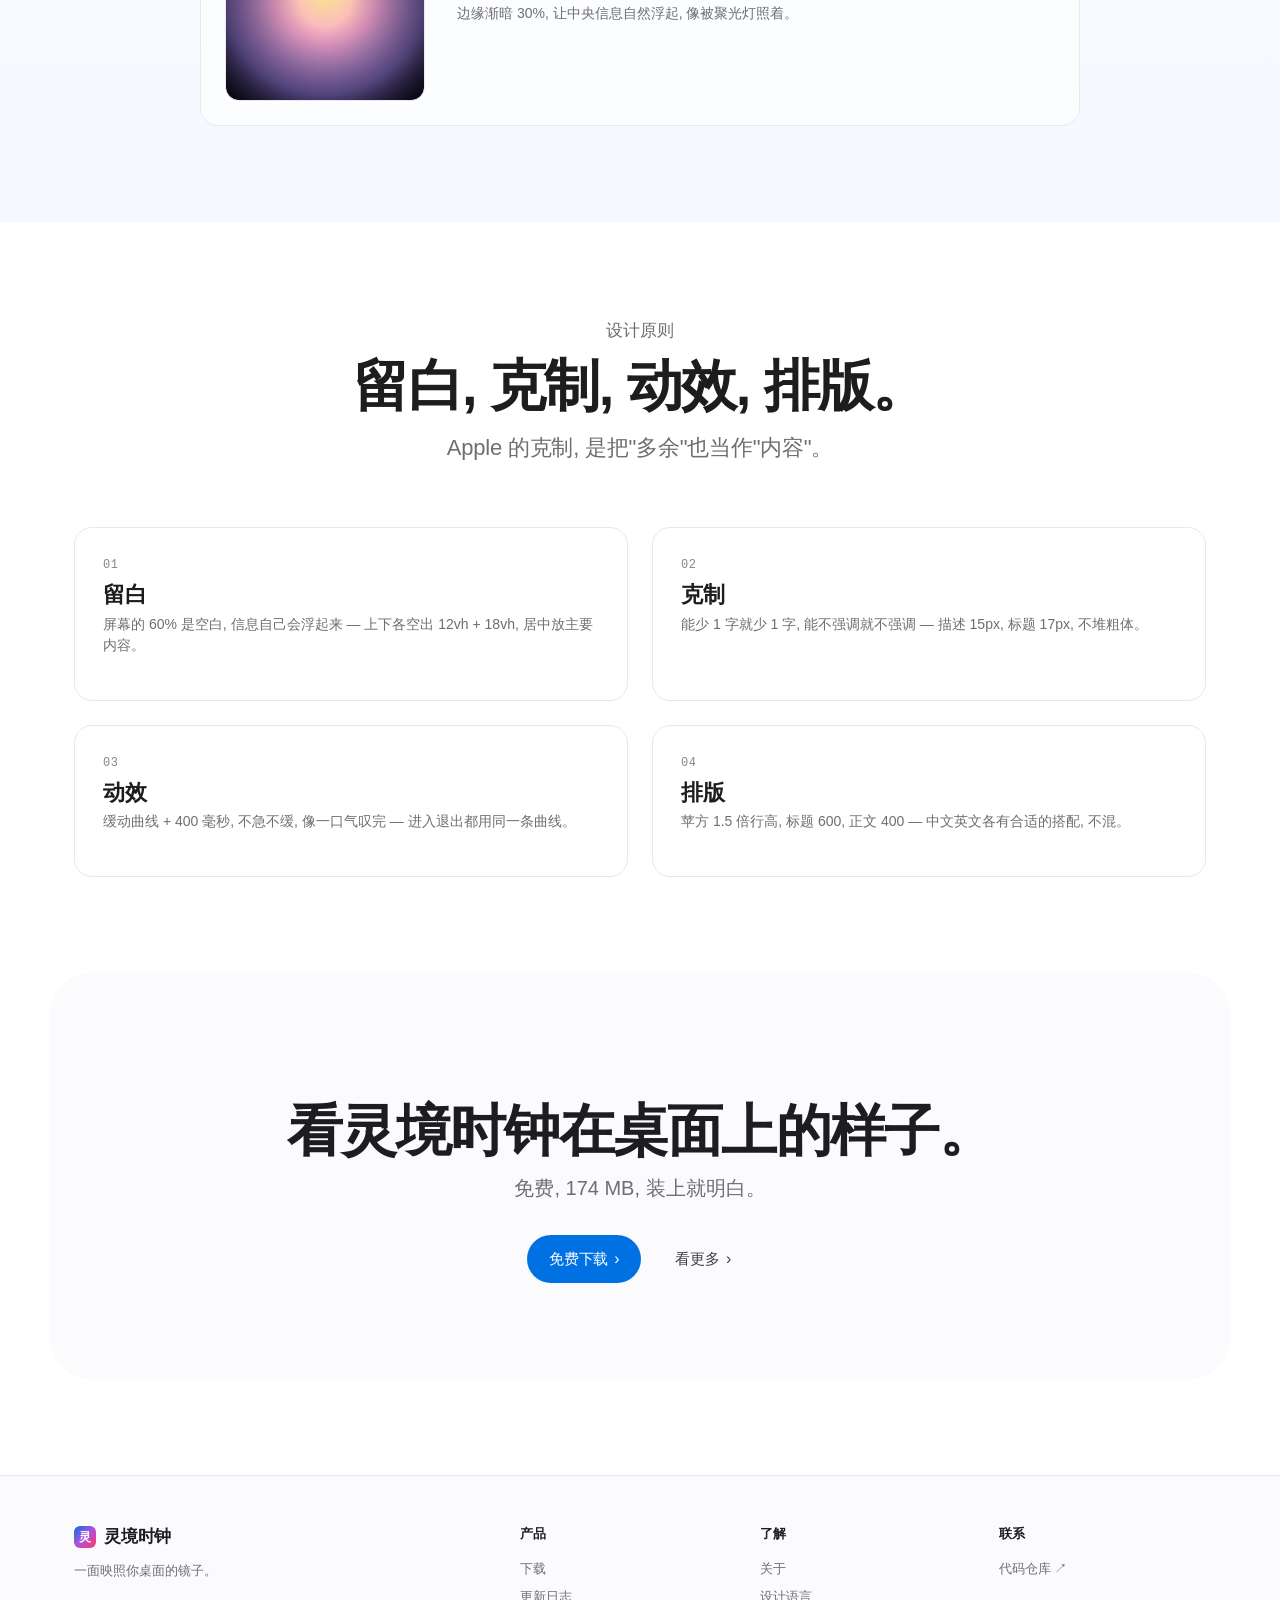
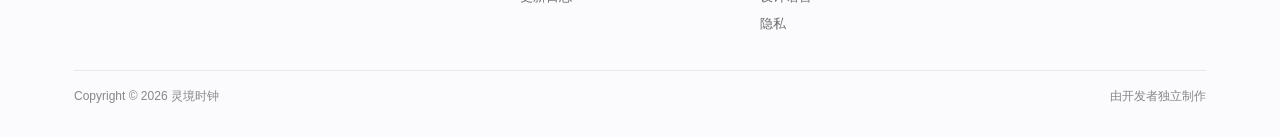
<file: design.html>
<!DOCTYPE html>
<html lang="zh-CN">
<head>
  <meta charset="UTF-8" />
  <meta name="viewport" content="width=device-width, initial-scale=1.0" />
  <title>设计语言 · 灵境UI · 灵境时钟</title>
  <meta name="description" content="灵境UI — 一面镜子, 一束光。我们把光拆成四象, 让桌面安静地陪着你。" />
  <meta name="theme-color" content="#ffffff" />

  <link rel="stylesheet" href="assets/css/base.css" />
  <link rel="stylesheet" href="assets/css/apple.css" />
  <link rel="stylesheet" href="assets/css/pages.css" />
  <link rel="icon" type="image/svg+xml" href="assets/img/favicon.svg" />
</head>
<body>

  <nav class="nav">
    <div class="nav-inner">
      <a href="index.html" class="nav-brand">
        <span class="nav-brand-mark">灵</span>
        <span>灵境时钟</span>
      </a>
      <div class="nav-links">
        <a href="index.html" class="nav-link" data-page="index.html">主页</a>
        <a href="changelog.html" class="nav-link" data-page="changelog.html">更新日志</a>
        <a href="download.html" class="nav-link" data-page="download.html">下载</a>
        <a href="about.html" class="nav-link" data-page="about.html">关于</a>
        <a href="design.html" class="nav-link" data-page="design.html">设计</a>
      </div>
      <button class="nav-toggle" aria-label="菜单">
        <svg width="20" height="20" viewBox="0 0 24 24" fill="none" stroke="currentColor" stroke-width="2">
          <path d="M3 6h18M3 12h18M3 18h18" />
        </svg>
      </button>
    </div>
  </nav>

  <!-- Hero -->
  <header class="design-hero">
    <div class="container">
      <p class="hero-eyebrow">灵境UI · 设计语言</p>
      <h1 class="design-hero-title">一面镜子, 一束光。</h1>
      <p class="design-hero-subtitle">我们把光拆成四象, 让桌面安静地陪着你。</p>

      <!-- 大色块 (4 token 合 1 张) -->
      <div class="design-hero-canvas">
        <div class="canvas-glass"></div>
        <div class="canvas-particles">
          <span></span><span></span><span></span><span></span><span></span>
          <span></span><span></span><span></span><span></span><span></span>
          <span></span><span></span><span></span><span></span><span></span>
          <span></span><span></span><span></span><span></span><span></span>
          <span></span><span></span><span></span><span></span><span></span>
        </div>
        <div class="canvas-glow"></div>
        <div class="canvas-vignette"></div>
      </div>
    </div>
  </header>

  <!-- 8 色主题色 -->
  <section class="section">
    <div class="container">
      <p class="section-eyebrow">主题色</p>
      <h2 class="section-title">8 套, 各自有性格。</h2>
      <p class="section-subtitle">点开设置, 选一个合适的, 整个界面的强调色跟着换, 不闪屏。</p>

      <div class="design-color-grid">
        <div class="design-color-card reveal" style="--swatch-from: #6366f1; --swatch-to: #af52de;">
          <div class="design-color-swatch"></div>
          <div class="design-color-name">极光紫</div>
          <div class="design-color-en">Aurora Purple</div>
          <p class="design-color-when">夜晚加班, 想被光陪着</p>
        </div>
        <div class="design-color-card reveal" style="--swatch-from: #34c759; --swatch-to: #4fe0b0;">
          <div class="design-color-swatch"></div>
          <div class="design-color-name">薄荷</div>
          <div class="design-color-en">Mint</div>
          <p class="design-color-when">白天写代码, 想清新</p>
        </div>
        <div class="design-color-card reveal" style="--swatch-from: #c89b3c; --swatch-to: #f4d03f;">
          <div class="design-color-swatch"></div>
          <div class="design-color-name">黄昏金</div>
          <div class="design-color-en">Dusk Gold</div>
          <p class="design-color-when">夕阳下, 想被温暖裹着</p>
        </div>
        <div class="design-color-card reveal" style="--swatch-from: #0071e3; --swatch-to: #6fb1fc;">
          <div class="design-color-swatch"></div>
          <div class="design-color-name">冰川蓝</div>
          <div class="design-color-en">Glacier Blue</div>
          <p class="design-color-when">深冬早晨, 想被冷空气叫醒</p>
        </div>
        <div class="design-color-card reveal" style="--swatch-from: #4a4e69; --swatch-to: #8b7e74;">
          <div class="design-color-swatch"></div>
          <div class="design-color-name">哥特灰</div>
          <div class="design-color-en">Gothic Grey</div>
          <p class="design-color-when">写字多, 想眼睛舒服</p>
        </div>
        <div class="design-color-card reveal" style="--swatch-from: #ff7e9b; --swatch-to: #ffafaf;">
          <div class="design-color-swatch"></div>
          <div class="design-color-name">桃粉</div>
          <div class="design-color-en">Peach Pink</div>
          <p class="design-color-when">写日记, 想被温柔包裹</p>
        </div>
        <div class="design-color-card reveal" style="--swatch-from: #00b4d8; --swatch-to: #48cae4;">
          <div class="design-color-swatch"></div>
          <div class="design-color-name">海潮青</div>
          <div class="design-color-en">Wave Cyan</div>
          <p class="design-color-when">看海, 想听见浪</p>
        </div>
        <div class="design-color-card reveal" style="--swatch-from: #ff9f43; --swatch-to: #ffaf60;">
          <div class="design-color-swatch"></div>
          <div class="design-color-name">蜜橙</div>
          <div class="design-color-en">Sweet Orange</div>
          <p class="design-color-when">饿了, 想被甜点亮</p>
        </div>
      </div>
    </div>
  </section>

  <!-- 4 视觉 token -->
  <section class="section" style="background: linear-gradient(180deg, transparent, rgba(0,113,227,0.04));">
    <div class="container">
      <p class="section-eyebrow">视觉四象</p>
      <h2 class="section-title">毛玻璃 / 粒子 / 发光 / 暗角</h2>
      <p class="section-subtitle">每一种, 都是对"光"的一次拆解。</p>

      <div class="design-token-list">

        <div class="design-token-row reveal">
          <div class="design-token-swatch token-glass-swatch">
            <div class="token-glass-inner"></div>
          </div>
          <div class="design-token-meta">
            <div class="design-token-name">毛玻璃 <span class="design-token-en">Frosted Glass</span></div>
            <p class="design-token-desc">背景虚化 18 倍, 颜色加浓 1.8 倍 — 信息卡片背后, 桌面壁纸柔焦透出, 像被蒙了层薄雾。</p>
          </div>
        </div>

        <div class="design-token-row reveal">
          <div class="design-token-swatch token-particles-swatch">
            <span></span><span></span><span></span><span></span><span></span>
            <span></span><span></span><span></span><span></span><span></span>
            <span></span><span></span>
          </div>
          <div class="design-token-meta">
            <div class="design-token-name">粒子背景 <span class="design-token-en">Particle Field</span></div>
            <p class="design-token-desc">80 颗细粒, 18 秒走完一生, 从底部升起, 安静地飘。</p>
          </div>
        </div>

        <div class="design-token-row reveal">
          <div class="design-token-swatch token-glow-swatch">
            <div class="token-glow-core"></div>
          </div>
          <div class="design-token-meta">
            <div class="design-token-name">模糊发光 <span class="design-token-en">Soft Glow</span></div>
            <p class="design-token-desc">文字三层光晕, 像被月色照亮 — 主时钟走这种光。</p>
          </div>
        </div>

        <div class="design-token-row reveal">
          <div class="design-token-swatch token-vignette-swatch"></div>
          <div class="design-token-meta">
            <div class="design-token-name">暗角 <span class="design-token-en">Vignette</span></div>
            <p class="design-token-desc">边缘渐暗 30%, 让中央信息自然浮起, 像被聚光灯照着。</p>
          </div>
        </div>

      </div>
    </div>
  </section>

  <!-- Apple 风 4 大原则 -->
  <section class="section">
    <div class="container">
      <p class="section-eyebrow">设计原则</p>
      <h2 class="section-title">留白, 克制, 动效, 排版。</h2>
      <p class="section-subtitle">Apple 的克制, 是把"多余"也当作"内容"。</p>

      <div class="design-principles">

        <div class="design-principle reveal">
          <div class="principle-num">01</div>
          <h3 class="principle-name">留白</h3>
          <p class="principle-desc">屏幕的 60% 是空白, 信息自己会浮起来 — 上下各空出 12vh + 18vh, 居中放主要内容。</p>
        </div>

        <div class="design-principle reveal">
          <div class="principle-num">02</div>
          <h3 class="principle-name">克制</h3>
          <p class="principle-desc">能少 1 字就少 1 字, 能不强调就不强调 — 描述 15px, 标题 17px, 不堆粗体。</p>
        </div>

        <div class="design-principle reveal">
          <div class="principle-num">03</div>
          <h3 class="principle-name">动效</h3>
          <p class="principle-desc">缓动曲线 + 400 毫秒, 不急不缓, 像一口气叹完 — 进入退出都用同一条曲线。</p>
        </div>

        <div class="design-principle reveal">
          <div class="principle-num">04</div>
          <h3 class="principle-name">排版</h3>
          <p class="principle-desc">苹方 1.5 倍行高, 标题 600, 正文 400 — 中文英文各有合适的搭配, 不混。</p>
        </div>

      </div>
    </div>
  </section>

  <!-- CTA -->
  <div class="cta reveal">
    <h2 class="cta-title">看灵境时钟在桌面上的样子。</h2>
    <p class="cta-subtitle">免费, 174 MB, 装上就明白。</p>
    <div class="cta-actions">
      <a href="download.html" class="btn btn-primary">免费下载 <span class="arrow">›</span></a>
      <a href="about.html" class="btn btn-ghost">看更多 <span class="arrow">›</span></a>
    </div>
  </div>

  <!-- 页脚 -->
  <footer class="footer">
    <div class="container">
      <div class="footer-grid">
        <div>
          <div class="nav-brand" style="margin-bottom:12px">
            <span class="nav-brand-mark">灵</span>
            <span style="color:var(--ink-900)">灵境时钟</span>
          </div>
          <p style="font-size:13px;color:var(--ink-500);max-width:280px;line-height:1.5">
            一面映照你桌面的镜子。
          </p>
        </div>
        <div>
          <div class="footer-col-title">产品</div>
          <a class="footer-link" href="download.html">下载</a>
          <a class="footer-link" href="changelog.html">更新日志</a>
        </div>
        <div>
          <div class="footer-col-title">了解</div>
          <a class="footer-link" href="about.html">关于</a>
          <a class="footer-link" href="design.html">设计语言</a>
          <a class="footer-link" href="about.html#privacy">隐私</a>
        </div>
        <div>
          <div class="footer-col-title">联系</div>
          <a class="footer-link" href="https://github.com/yuandd2014/lingjing-clock" target="_blank" rel="noopener">代码仓库 ↗</a>
        </div>
      </div>
      <div class="footer-bottom">
        <div>Copyright © 2026 灵境时钟</div>
        <div>由开发者独立制作</div>
      </div>
    </div>
  </footer>

  <script src="assets/js/nav.js"></script>
</body>
</html>
</file>
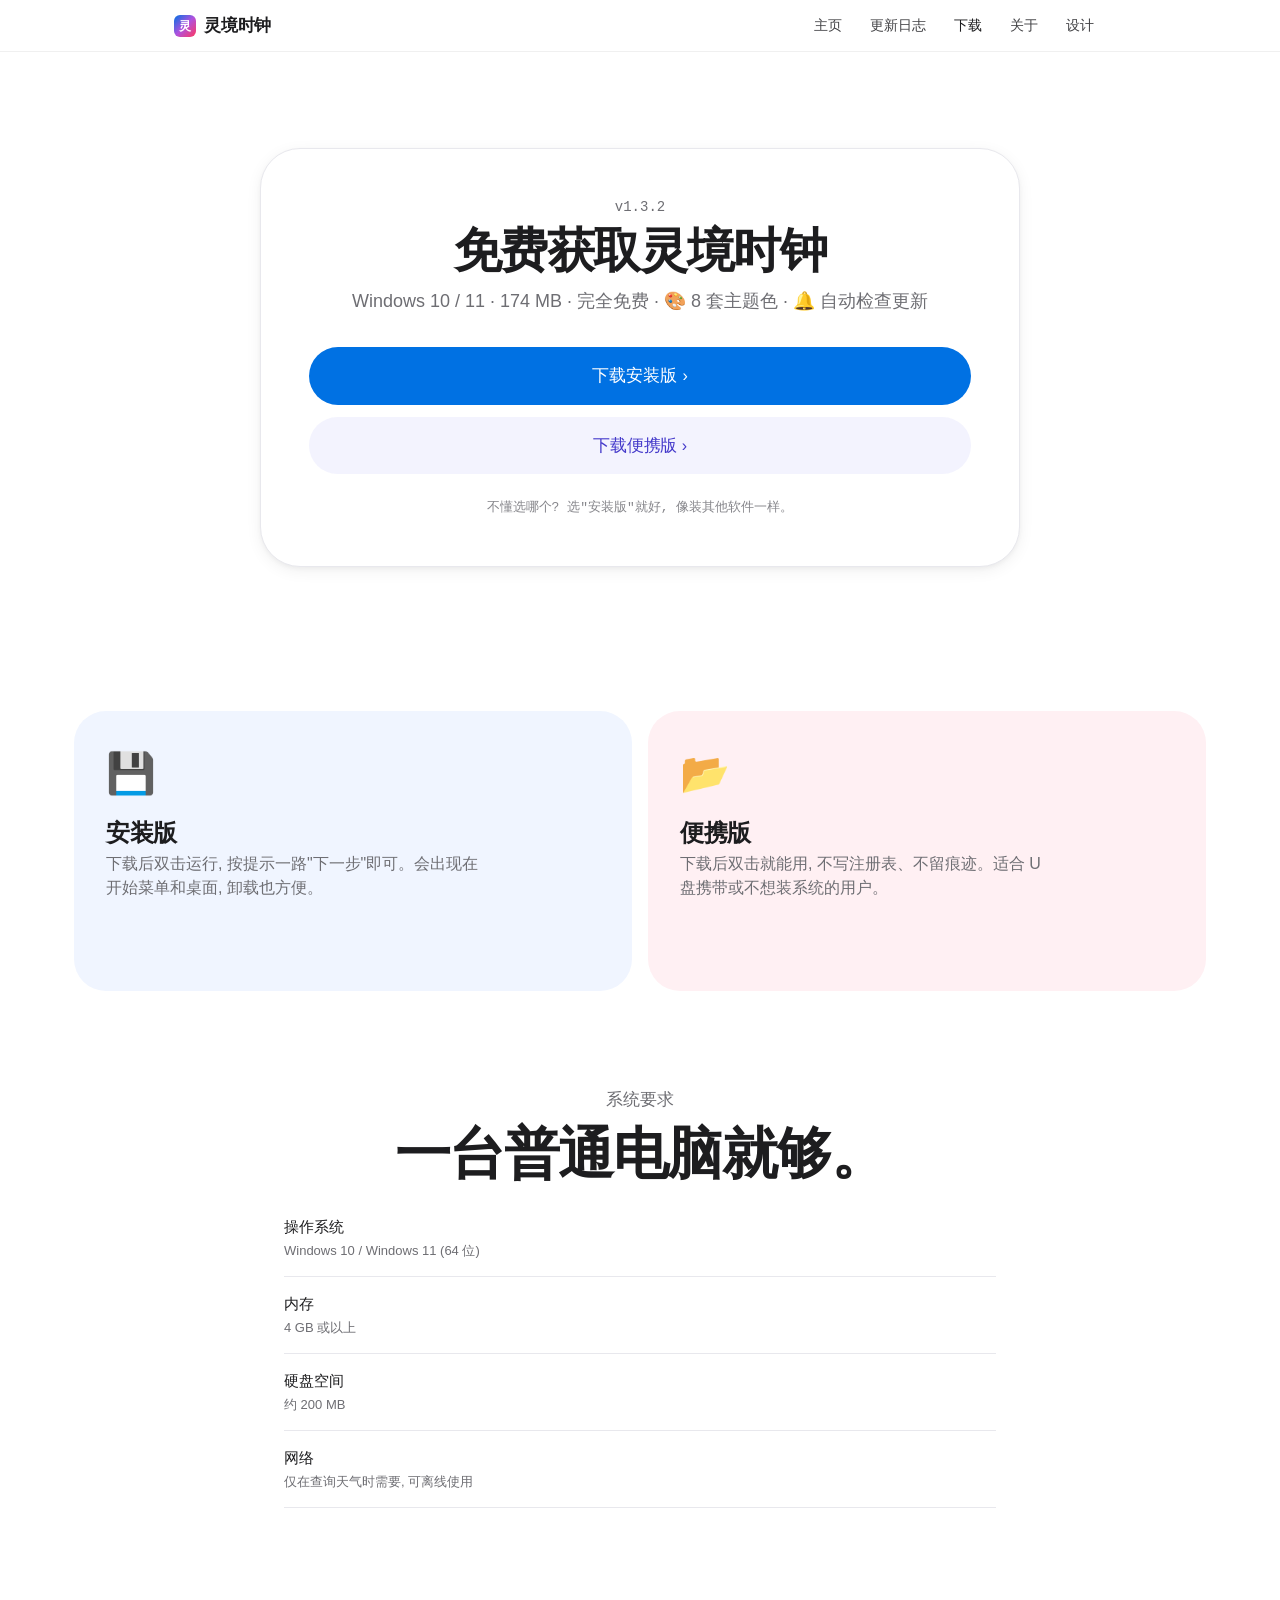
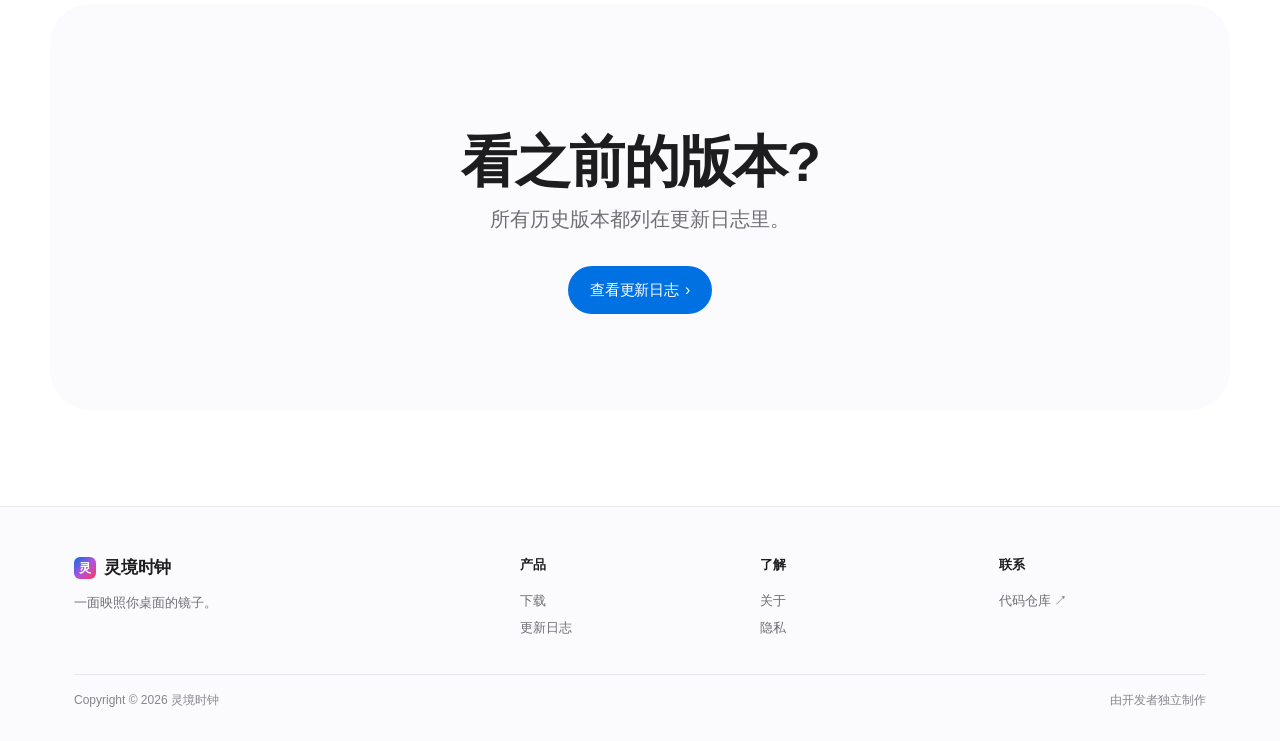
<file: download.html>
<!DOCTYPE html>
<html lang="zh-CN">
<head>
  <meta charset="UTF-8" />
  <meta name="viewport" content="width=device-width, initial-scale=1.0" />
  <title>下载 · 灵境时钟</title>
  <meta name="description" content="灵境时钟 — Windows 桌面时钟免费下载。" />
  <meta name="theme-color" content="#ffffff" />

  <link rel="stylesheet" href="assets/css/base.css" />
  <link rel="stylesheet" href="assets/css/apple.css" />
  <link rel="stylesheet" href="assets/css/pages.css" />
  <link rel="icon" type="image/svg+xml" href="assets/img/favicon.svg" />
</head>
<body>

  <nav class="nav">
    <div class="nav-inner">
      <a href="index.html" class="nav-brand">
        <span class="nav-brand-mark">灵</span>
        <span>灵境时钟</span>
      </a>
      <div class="nav-links">
        <a href="index.html" class="nav-link" data-page="index.html">主页</a>
        <a href="changelog.html" class="nav-link" data-page="changelog.html">更新日志</a>
        <a href="download.html" class="nav-link" data-page="download.html">下载</a>
        <a href="about.html" class="nav-link" data-page="about.html">关于</a>
        <a href="design.html" class="nav-link" data-page="design.html">设计</a>
      </div>
      <button class="nav-toggle" aria-label="菜单">
        <svg width="20" height="20" viewBox="0 0 24 24" fill="none" stroke="currentColor" stroke-width="2">
          <path d="M3 6h18M3 12h18M3 18h18" />
        </svg>
      </button>
    </div>
  </nav>

  <section class="download-section">
    <div class="container">
      <div class="download-card reveal">
        <div class="download-version">v1.3.2</div>
        <h1 class="download-title">免费获取灵境时钟</h1>
        <p class="download-subtitle">Windows 10 / 11 · 174 MB · 完全免费 · 🎨 8 套主题色 · 🔔 自动检查更新</p>

        <div class="download-actions">
          <a href="https://github.com/yuandd2014/lingjing-clock/releases/download/v1.3.2/LingJing.Clock.Setup.1.3.2.exe" class="btn btn-primary" style="font-size: 17px; padding: 16px 32px; min-height: 56px;">
            下载安装版 <span class="arrow">›</span>
          </a>
          <a href="https://github.com/yuandd2014/lingjing-clock/releases/download/v1.3.2/LingJingClock-Portable.exe" class="btn btn-tinted" style="font-size: 17px; padding: 16px 32px; min-height: 56px;">
            下载便携版 <span class="arrow">›</span>
          </a>
        </div>

        <!--
        阿里云盘下载段 (默认隐藏, 跑 build/scripts/upload-aliyunpan.js 拿 URL 后取消注释 + 跑 patch-aliyun-to-download.js 自动填 href)
        <div style="margin-top: 32px; padding-top: 24px; border-top: 1px solid rgba(0,0,0,0.08);">
          <p style="font-size: 13px; color: var(--ink-500); margin-bottom: 16px; text-align: center;">
            🇨🇳 国内下载 · 阿里云盘
          </p>
          <div class="download-actions">
            <a href="#" data-aliyun="setup" class="btn btn-tinted" style="font-size: 15px; padding: 12px 24px; min-height: 48px;" title="跑 build/scripts/upload-aliyunpan.js 后自动填充">
              阿里云盘 · 安装版 <span class="arrow">›</span>
            </a>
            <a href="#" data-aliyun="portable" class="btn btn-tinted" style="font-size: 15px; padding: 12px 24px; min-height: 48px;" title="跑 build/scripts/upload-aliyunpan.js 后自动填充">
              阿里云盘 · 便携版 <span class="arrow">›</span>
            </a>
          </div>
          <p style="font-size: 12px; color: var(--ink-400); margin-top: 12px; text-align: center;">
            阿里云盘不限速, 提取码已附在链接里
          </p>
        </div>
        -->

        <p class="download-meta">不懂选哪个? 选"安装版"就好, 像装其他软件一样。</p>
      </div>
    </div>
  </section>

  <!-- 简单说明 -->
  <section class="section" style="padding-top: 0;">
    <div class="container">
      <div class="features">
        <div class="feature feature-tinted-blue reveal">
          <div>
            <span class="feature-icon">💾</span>
            <h3 class="feature-name">安装版</h3>
            <p class="feature-desc">下载后双击运行, 按提示一路"下一步"即可。会出现在开始菜单和桌面, 卸载也方便。</p>
          </div>
        </div>
        <div class="feature feature-tinted-pink reveal">
          <div>
            <span class="feature-icon">📂</span>
            <h3 class="feature-name">便携版</h3>
            <p class="feature-desc">下载后双击就能用, 不写注册表、不留痕迹。适合 U 盘携带或不想装系统的用户。</p>
          </div>
        </div>
      </div>
    </div>
  </section>

  <!-- 系统要求 -->
  <section class="section" style="padding-top: 0;">
    <div class="container" style="max-width: 760px;">
      <p class="section-eyebrow">系统要求</p>
      <h2 class="section-title">一台普通电脑就够。</h2>

      <div class="legal-list">
        <div class="legal-item">
          <div>
            <div style="font-weight:500">操作系统</div>
            <div style="font-size:13px;color:var(--ink-500);margin-top:2px">Windows 10 / Windows 11 (64 位)</div>
          </div>
        </div>
        <div class="legal-item">
          <div>
            <div style="font-weight:500">内存</div>
            <div style="font-size:13px;color:var(--ink-500);margin-top:2px">4 GB 或以上</div>
          </div>
        </div>
        <div class="legal-item">
          <div>
            <div style="font-weight:500">硬盘空间</div>
            <div style="font-size:13px;color:var(--ink-500);margin-top:2px">约 200 MB</div>
          </div>
        </div>
        <div class="legal-item">
          <div>
            <div style="font-weight:500">网络</div>
            <div style="font-size:13px;color:var(--ink-500);margin-top:2px">仅在查询天气时需要, 可离线使用</div>
          </div>
        </div>
      </div>
    </div>
  </section>

  <!-- 历史版本入口 -->
  <div class="cta reveal">
    <h2 class="cta-title">看之前的版本?</h2>
    <p class="cta-subtitle">所有历史版本都列在更新日志里。</p>
    <div class="cta-actions">
      <a href="changelog.html" class="btn btn-primary">查看更新日志 <span class="arrow">›</span></a>
    </div>
  </div>

  <!-- 页脚 -->
  <footer class="footer">
    <div class="container">
      <div class="footer-grid">
        <div>
          <div class="nav-brand" style="margin-bottom:12px">
            <span class="nav-brand-mark">灵</span>
            <span style="color:var(--ink-900)">灵境时钟</span>
          </div>
          <p style="font-size:13px;color:var(--ink-500);max-width:280px;line-height:1.5">
            一面映照你桌面的镜子。
          </p>
        </div>
        <div>
          <div class="footer-col-title">产品</div>
          <a class="footer-link" href="download.html">下载</a>
          <a class="footer-link" href="changelog.html">更新日志</a>
        </div>
        <div>
          <div class="footer-col-title">了解</div>
          <a class="footer-link" href="about.html">关于</a>
          <a class="footer-link" href="about.html#privacy">隐私</a>
        </div>
        <div>
          <div class="footer-col-title">联系</div>
          <a class="footer-link" href="https://github.com/yuandd2014/lingjing-clock" target="_blank" rel="noopener">代码仓库 ↗</a>
        </div>
      </div>
      <div class="footer-bottom">
        <div>Copyright © 2026 灵境时钟</div>
        <div>由开发者独立制作</div>
      </div>
    </div>
  </footer>

  <script src="assets/js/nav.js"></script>
</body>
</html>
</file>
<file: assets/css/base.css>
/* ============================================
   灵境时钟 · Apple 明亮风
   屏幕如镜, 光从内生
   ============================================ */

:root {
  /* Apple 明亮调色 — 干净, 高对比, 极少量强调 */
  --bg: #ffffff;
  --bg-soft: #fbfbfd;
  --bg-mute: #f5f5f7;
  --bg-tint-blue: #f0f5ff;
  --bg-tint-pink: #fff0f3;
  --bg-tint-amber: #fff8eb;
  --bg-tint-violet: #f5f0ff;
  --bg-tint-mint: #ecfdf5;

  --ink-900: #1d1d1f;
  --ink-700: #424245;
  --ink-500: #6e6e73;
  --ink-300: #86868b;
  --ink-200: #d2d2d7;
  --ink-100: #e8e8ed;
  --ink-50: #f5f5f7;

  --blue: #0071e3;
  --blue-deep: #0058b0;
  --blue-soft: #e3f0ff;
  --pink: #ff375f;
  --pink-soft: #ffe5ec;
  --purple: #af52de;
  --purple-soft: #f3e8ff;
  --indigo: #5856d6;
  --teal: #30b0c7;
  --orange: #ff9f0a;
  --green: #34c759;
  --red: #ff3b30;

  --grad-hero: linear-gradient(180deg, #ffffff 0%, #f5f5f7 100%);
  --grad-blue: linear-gradient(135deg, #e3f0ff 0%, #f5f0ff 50%, #fff0f3 100%);
  --grad-warm: linear-gradient(135deg, #fff8eb 0%, #ffe5ec 100%);
  --grad-cool: linear-gradient(135deg, #e3f0ff 0%, #f0f5ff 100%);

  /* 阴影 — Apple 风的多层柔和 */
  --shadow-xs: 0 1px 2px rgba(0, 0, 0, 0.04);
  --shadow-sm: 0 2px 8px rgba(0, 0, 0, 0.04), 0 1px 2px rgba(0, 0, 0, 0.06);
  --shadow-md: 0 4px 16px rgba(0, 0, 0, 0.06), 0 2px 4px rgba(0, 0, 0, 0.04);
  --shadow-lg: 0 12px 32px rgba(0, 0, 0, 0.08), 0 4px 8px rgba(0, 0, 0, 0.04);
  --shadow-xl: 0 24px 64px rgba(0, 0, 0, 0.10), 0 8px 16px rgba(0, 0, 0, 0.05);
  --shadow-blue: 0 8px 24px rgba(0, 113, 227, 0.18);

  /* 圆角 — Apple 风偏大 */
  --r-sm: 12px;
  --r-md: 18px;
  --r-lg: 24px;
  --r-xl: 32px;
  --r-2xl: 40px;
  --r-pill: 980px;

  /* 间距 */
  --s-1: 4px;
  --s-2: 8px;
  --s-3: 12px;
  --s-4: 16px;
  --s-5: 24px;
  --s-6: 32px;
  --s-7: 48px;
  --s-8: 64px;
  --s-9: 96px;
  --s-10: 128px;

  /* 字体 — SF Pro 模拟 (Apple 官方) + 中文苹方 */
  --font-sans: -apple-system, BlinkMacSystemFont, "SF Pro Display",
    "SF Pro Text", "PingFang SC", "Microsoft YaHei", "Helvetica Neue",
    "Helvetica", Arial, sans-serif;
  --font-mono: "SF Mono", "JetBrains Mono", "Menlo", "Consolas", monospace;
  --font-display: "SF Pro Display", -apple-system, BlinkMacSystemFont,
    "PingFang SC", "Microsoft YaHei", sans-serif;

  /* 缓动 — Apple 的 spring */
  --ease-out: cubic-bezier(0.16, 1, 0.3, 1);
  --ease-spring: cubic-bezier(0.34, 1.56, 0.64, 1);
}

/* Reset */
*,
*::before,
*::after {
  box-sizing: border-box;
  margin: 0;
  padding: 0;
}

html {
  scroll-behavior: smooth;
  -webkit-text-size-adjust: 100%;
  text-rendering: optimizeLegibility;
}

body {
  font-family: var(--font-sans);
  font-size: 17px;
  line-height: 1.5;
  color: var(--ink-900);
  background: var(--bg);
  overflow-x: hidden;
  -webkit-font-smoothing: antialiased;
  -moz-osx-font-smoothing: grayscale;
  font-feature-settings: "kern", "liga", "calt";
}

img, svg {
  max-width: 100%;
  display: block;
}

a {
  color: var(--blue);
  text-decoration: none;
  transition: color 0.2s var(--ease-out);
}

a:hover {
  color: var(--blue-deep);
}

button {
  font: inherit;
  color: inherit;
  background: none;
  border: none;
  cursor: pointer;
}

ul, ol { list-style: none; }

::selection {
  background: rgba(0, 113, 227, 0.18);
  color: var(--ink-900);
}

/* 容器 */
.container {
  width: 100%;
  max-width: 1180px;
  margin: 0 auto;
  padding: 0 var(--s-5);
}

.container-tight {
  max-width: 880px;
}

/* 排版 — Apple 风 */
h1, h2, h3, h4 {
  font-family: var(--font-display);
  letter-spacing: -0.022em;
  color: var(--ink-900);
  font-weight: 600;
}

h1 {
  font-size: clamp(40px, 7vw, 80px);
  line-height: 1.05;
  letter-spacing: -0.035em;
  font-weight: 700;
}

h2 {
  font-size: clamp(32px, 4.5vw, 56px);
  line-height: 1.07;
  letter-spacing: -0.028em;
}

h3 {
  font-size: clamp(22px, 2.5vw, 28px);
  line-height: 1.15;
  letter-spacing: -0.02em;
}

p {
  color: var(--ink-700);
  line-height: 1.5;
}

/* 链接色阶 */
.link {
  color: var(--blue);
}
.link:hover {
  text-decoration: underline;
}

/* 滚动条 — Apple 风 */
::-webkit-scrollbar {
  width: 8px;
  height: 8px;
}
::-webkit-scrollbar-track { background: transparent; }
::-webkit-scrollbar-thumb {
  background: rgba(0, 0, 0, 0.15);
  border-radius: 4px;
}
::-webkit-scrollbar-thumb:hover {
  background: rgba(0, 0, 0, 0.25);
}

/* 通用 */
.sr-only {
  position: absolute;
  width: 1px;
  height: 1px;
  overflow: hidden;
  clip: rect(0, 0, 0, 0);
  white-space: nowrap;
}

/* 动画 */
@keyframes fade-up {
  from { opacity: 0; transform: translateY(24px); }
  to { opacity: 1; transform: translateY(0); }
}

@keyframes scale-in {
  from { opacity: 0; transform: scale(0.96); }
  to { opacity: 1; transform: scale(1); }
}

@keyframes soft-pulse {
  0%, 100% { opacity: 0.5; }
  50% { opacity: 1; }
}

.reveal {
  opacity: 0;
  transform: translateY(24px);
  transition: opacity 0.9s var(--ease-out), transform 0.9s var(--ease-out);
}
.reveal.in {
  opacity: 1;
  transform: translateY(0);
}

/* 响应式 */
@media (max-width: 768px) {
  body { font-size: 16px; }
  :root { --s-9: 64px; --s-10: 80px; }
}

@media (prefers-reduced-motion: reduce) {
  *,
  *::before,
  *::after {
    animation-duration: 0.01ms !important;
    transition-duration: 0.01ms !important;
  }
}
</file>
<file: assets/css/apple.css>
/* ============================================
   Apple 风组件 — 导航 / Hero / 按钮 / 卡片
   ============================================ */

/* === 顶部导航 — Apple 玻璃顶栏 === */
.nav {
  position: sticky;
  top: 0;
  z-index: 100;
  background: rgba(255, 255, 255, 0.72);
  backdrop-filter: saturate(180%) blur(20px);
  -webkit-backdrop-filter: saturate(180%) blur(20px);
  border-bottom: 1px solid rgba(0, 0, 0, 0.06);
  height: 52px;
  display: flex;
  align-items: center;
}

.nav-inner {
  display: flex;
  align-items: center;
  justify-content: space-between;
  width: 100%;
  max-width: 980px;
  margin: 0 auto;
  padding: 0 var(--s-5);
}

.nav-brand {
  display: flex;
  align-items: center;
  gap: 8px;
  color: var(--ink-900);
  font-size: 17px;
  font-weight: 600;
  letter-spacing: -0.01em;
}

.nav-brand-mark {
  width: 22px;
  height: 22px;
  border-radius: 6px;
  background: linear-gradient(135deg, #0071e3 0%, #af52de 50%, #ff375f 100%);
  display: flex;
  align-items: center;
  justify-content: center;
  color: white;
  font-size: 12px;
  font-weight: 700;
}

.nav-links {
  display: flex;
  align-items: center;
  gap: 4px;
}

.nav-link {
  padding: 6px 12px;
  font-size: 14px;
  font-weight: 400;
  color: var(--ink-700);
  border-radius: 6px;
  transition: color 0.2s, background 0.2s;
}

.nav-link:hover {
  color: var(--ink-900);
}

.nav-link.active {
  color: var(--ink-900);
  font-weight: 500;
}

.nav-toggle {
  display: none;
  width: 36px;
  height: 36px;
  align-items: center;
  justify-content: center;
  border-radius: 6px;
  color: var(--ink-700);
}

@media (max-width: 768px) {
  .nav-toggle { display: flex; }
  .nav-links {
    position: absolute;
    top: 100%;
    left: 0;
    right: 0;
    flex-direction: column;
    align-items: stretch;
    padding: var(--s-3) var(--s-5);
    background: rgba(255, 255, 255, 0.96);
    backdrop-filter: blur(20px);
    border-bottom: 1px solid var(--ink-100);
    transform: translateY(-8px);
    opacity: 0;
    pointer-events: none;
    transition: all 0.3s var(--ease-out);
  }
  .nav-links.open {
    transform: translateY(0);
    opacity: 1;
    pointer-events: auto;
  }
  .nav-link {
    padding: 10px 12px;
  }
}

/* === Hero — Apple 产品页 === */
.hero {
  padding: var(--s-9) 0 var(--s-8);
  text-align: center;
  position: relative;
  background: var(--bg);
}

.hero-eyebrow {
  display: inline-block;
  font-size: 17px;
  color: var(--ink-500);
  margin-bottom: var(--s-3);
  font-weight: 400;
  letter-spacing: -0.01em;
}

.hero-title {
  margin: 0 auto;
  max-width: 920px;
}

.hero-title .zh {
  display: block;
  font-size: 0.5em;
  font-weight: 500;
  color: var(--ink-500);
  margin-top: 0.4em;
  letter-spacing: 0.05em;
}

.hero-tagline {
  max-width: 720px;
  margin: var(--s-5) auto 0;
  font-size: clamp(18px, 2.2vw, 22px);
  color: var(--ink-500);
  font-weight: 400;
  line-height: 1.45;
  letter-spacing: -0.01em;
}

.hero-actions {
  display: flex;
  gap: var(--s-3);
  justify-content: center;
  margin-top: var(--s-6);
  flex-wrap: wrap;
}

/* === 按钮 — Apple 胶囊 === */
.btn {
  display: inline-flex;
  align-items: center;
  justify-content: center;
  gap: 6px;
  padding: 12px 22px;
  font-size: 15px;
  font-weight: 400;
  border-radius: var(--r-pill);
  transition: all 0.25s var(--ease-out);
  text-decoration: none;
  letter-spacing: -0.01em;
  white-space: nowrap;
  min-height: 44px;
}

.btn-primary {
  background: var(--blue);
  color: white;
}
.btn-primary:hover {
  background: var(--blue-deep);
  color: white;
}

.btn-secondary {
  background: var(--ink-900);
  color: white;
}
.btn-secondary:hover {
  background: #000;
  color: white;
}

.btn-tinted {
  background: var(--blue-soft);
  color: var(--blue);
}
.btn-tinted:hover {
  background: #d6e8ff;
  color: var(--blue-deep);
}

.btn-ghost {
  background: transparent;
  color: var(--ink-700);
}
.btn-ghost:hover {
  background: var(--ink-50);
  color: var(--ink-900);
}

.btn .arrow {
  font-size: 16px;
  transition: transform 0.25s var(--ease-out);
}
.btn:hover .arrow {
  transform: translateX(3px);
}

/* === 章节 === */
.section {
  padding: var(--s-9) 0;
  position: relative;
}

.section-tight {
  padding: var(--s-7) 0;
}

.section-eyebrow {
  display: block;
  text-align: center;
  font-size: 17px;
  font-weight: 400;
  color: var(--ink-500);
  margin-bottom: var(--s-3);
  letter-spacing: -0.01em;
}

.section-title {
  text-align: center;
  margin-bottom: var(--s-4);
}

.section-subtitle {
  text-align: center;
  max-width: 720px;
  margin: 0 auto var(--s-8);
  font-size: clamp(18px, 2vw, 22px);
  color: var(--ink-500);
  line-height: 1.45;
  font-weight: 400;
  letter-spacing: -0.01em;
}

/* === 卡片 — Apple 圆角 === */
.card {
  background: var(--bg);
  border-radius: var(--r-lg);
  padding: var(--s-6);
  box-shadow: var(--shadow-sm);
  transition: transform 0.4s var(--ease-out), box-shadow 0.4s var(--ease-out);
}

.card:hover {
  transform: translateY(-4px);
  box-shadow: var(--shadow-lg);
}

.card-tinted-blue {
  background: var(--bg-tint-blue);
}
.card-tinted-pink {
  background: var(--bg-tint-pink);
}
.card-tinted-amber {
  background: var(--bg-tint-amber);
}
.card-tinted-violet {
  background: var(--bg-tint-violet);
}
.card-tinted-mute {
  background: var(--bg-mute);
}

/* === 特性网格 — Apple 产品页 === */
.features {
  display: grid;
  grid-template-columns: repeat(2, 1fr);
  gap: var(--s-4);
  margin-top: var(--s-7);
}

.feature {
  background: var(--bg);
  border-radius: var(--r-xl);
  padding: var(--s-6);
  position: relative;
  overflow: hidden;
  min-height: 280px;
  display: flex;
  flex-direction: column;
  justify-content: space-between;
}

.feature-tinted-blue { background: var(--bg-tint-blue); }
.feature-tinted-pink { background: var(--bg-tint-pink); }
.feature-tinted-amber { background: var(--bg-tint-amber); }
.feature-tinted-violet { background: var(--bg-tint-violet); }
.feature-tinted-mint { background: var(--bg-tint-mint); }

.feature-icon {
  font-size: 40px;
  margin-bottom: var(--s-4);
  display: block;
}

.feature-name {
  font-size: 24px;
  font-weight: 600;
  color: var(--ink-900);
  margin-bottom: 6px;
  letter-spacing: -0.02em;
}

.feature-desc {
  font-size: 16px;
  color: var(--ink-500);
  line-height: 1.5;
  max-width: 380px;
}

@media (max-width: 768px) {
  .features {
    grid-template-columns: 1fr;
  }
  .feature { min-height: 220px; padding: var(--s-5); }
}

/* === Hero 主视觉 — 真实录屏 GIF === */
.hero-mock {
  position: relative;
  max-width: 1080px;
  margin: var(--s-8) auto 0;
  padding: 0 var(--s-5);
}

.hero-gif-frame {
  position: relative;
  background: white;
  border-radius: var(--r-2xl);
  box-shadow:
    0 1px 2px rgba(0, 0, 0, 0.04),
    0 12px 32px rgba(0, 0, 0, 0.10),
    0 32px 80px rgba(0, 0, 0, 0.08);
  overflow: hidden;
  border: 1px solid var(--ink-100);
  transition: transform 0.6s var(--ease-out), box-shadow 0.6s var(--ease-out);
}

.hero-gif-frame:hover {
  transform: translateY(-4px);
  box-shadow:
    0 2px 4px rgba(0, 0, 0, 0.05),
    0 16px 40px rgba(0, 0, 0, 0.14),
    0 40px 96px rgba(0, 0, 0, 0.10);
}

.hero-gif-frame img {
  display: block;
  width: 100%;
  height: auto;
}


/* === CTA — Apple 大块 === */
.cta {
  padding: var(--s-10) 0 var(--s-9);
  text-align: center;
  background: var(--bg-soft);
  border-radius: var(--r-2xl);
  margin: 0 var(--s-5);
  max-width: 1180px;
  margin-left: auto;
  margin-right: auto;
}

.cta-title {
  font-size: clamp(36px, 5vw, 56px);
  margin-bottom: var(--s-3);
  letter-spacing: -0.03em;
}

.cta-subtitle {
  font-size: 20px;
  color: var(--ink-500);
  margin-bottom: var(--s-6);
  font-weight: 400;
}

.cta-actions {
  display: flex;
  gap: var(--s-3);
  justify-content: center;
  flex-wrap: wrap;
}

/* === 标签栏 / 链接列表 === */
.link-list {
  display: flex;
  flex-direction: column;
  gap: var(--s-3);
}

.link-item {
  display: flex;
  justify-content: space-between;
  align-items: center;
  padding: var(--s-4) 0;
  border-bottom: 1px solid var(--ink-100);
  text-decoration: none;
  color: var(--ink-900);
  transition: opacity 0.2s;
}

.link-item:hover {
  opacity: 0.7;
}

.link-item-meta {
  font-size: 14px;
  color: var(--ink-500);
}

.link-item-arrow {
  color: var(--ink-300);
  font-size: 18px;
}

/* === 页脚 === */
.footer {
  padding: var(--s-7) 0 var(--s-6);
  background: var(--bg-soft);
  border-top: 1px solid var(--ink-100);
  margin-top: var(--s-9);
}

.footer-grid {
  display: grid;
  grid-template-columns: 2fr 1fr 1fr 1fr;
  gap: var(--s-6);
  margin-bottom: var(--s-6);
}

@media (max-width: 768px) {
  .footer-grid {
    grid-template-columns: 1fr 1fr;
  }
}

.footer-col-title {
  font-size: 13px;
  font-weight: 600;
  color: var(--ink-900);
  margin-bottom: var(--s-3);
  letter-spacing: 0;
}

.footer-link {
  display: block;
  font-size: 13px;
  color: var(--ink-500);
  padding: 4px 0;
}

.footer-link:hover {
  color: var(--ink-900);
}

.footer-bottom {
  border-top: 1px solid var(--ink-100);
  padding-top: var(--s-4);
  display: flex;
  justify-content: space-between;
  align-items: center;
  font-size: 12px;
  color: var(--ink-300);
}

@media (max-width: 768px) {
  .footer-bottom {
    flex-direction: column;
    gap: var(--s-2);
  }
}

/* === 浮动效果 — Apple 微妙 === */
.float-soft {
  animation: float-soft 6s ease-in-out infinite;
}

@keyframes float-soft {
  0%, 100% { transform: translateY(0); }
  50% { transform: translateY(-6px); }
}
</file>
<file: assets/css/pages.css>
﻿/* ============================================
   页面特定样式
   ============================================ */

/* === 下载页 — Apple 软件页 === */
.download-section {
  padding: var(--s-9) 0;
}

.download-card {
  max-width: 760px;
  margin: 0 auto;
  background: var(--bg);
  border-radius: var(--r-2xl);
  padding: var(--s-7);
  text-align: center;
  box-shadow: var(--shadow-md);
  border: 1px solid var(--ink-100);
}

.download-version {
  font-family: var(--font-mono);
  font-size: 14px;
  color: var(--ink-500);
  margin-bottom: var(--s-2);
}

.download-title {
  font-size: 48px;
  font-weight: 700;
  color: var(--ink-900);
  margin-bottom: var(--s-3);
  letter-spacing: -0.03em;
}

.download-subtitle {
  font-size: 18px;
  color: var(--ink-500);
  margin-bottom: var(--s-6);
}

.download-actions {
  display: flex;
  flex-direction: column;
  gap: var(--s-3);
  margin-bottom: var(--s-5);
}

.download-meta {
  font-size: 13px;
  color: var(--ink-300);
  font-family: var(--font-mono);
}

.download-versions {
  margin-top: var(--s-8);
  padding-top: var(--s-6);
  border-top: 1px solid var(--ink-100);
  text-align: left;
}

.download-versions-title {
  font-size: 13px;
  font-weight: 600;
  color: var(--ink-900);
  text-transform: uppercase;
  letter-spacing: 0.05em;
  margin-bottom: var(--s-4);
}

.version-row {
  display: flex;
  justify-content: space-between;
  align-items: center;
  padding: var(--s-3) 0;
  border-bottom: 1px solid var(--ink-50);
  font-size: 14px;
}

.version-row:last-child {
  border-bottom: none;
}

.version-row-name {
  color: var(--ink-900);
  font-weight: 500;
}

.version-row-meta {
  color: var(--ink-500);
  font-size: 13px;
}

/* === 更新日志 — 时间线 === */
.changelog-section {
  padding: var(--s-7) 0;
}

.changelog-list {
  max-width: 760px;
  margin: 0 auto;
  position: relative;
}

.changelog-entry {
  position: relative;
  padding: var(--s-5) 0 var(--s-5) 64px;
  border-left: 2px solid var(--ink-100);
  margin-left: 12px;
}

.changelog-entry:first-child {
  border-left-color: var(--blue);
}

.changelog-entry::before {
  content: '';
  position: absolute;
  left: -9px;
  top: 32px;
  width: 16px;
  height: 16px;
  border-radius: 50%;
  background: var(--bg);
  border: 2px solid var(--ink-200);
}

.changelog-entry:first-child::before {
  border-color: var(--blue);
  background: var(--blue);
  box-shadow: 0 0 0 4px var(--blue-soft);
}

.changelog-meta {
  display: flex;
  align-items: center;
  gap: var(--s-3);
  margin-bottom: var(--s-2);
}

.changelog-version {
  font-family: var(--font-mono);
  font-size: 14px;
  font-weight: 600;
  color: var(--blue);
}

.changelog-date {
  font-size: 13px;
  color: var(--ink-500);
  font-family: var(--font-mono);
}

.changelog-tag {
  display: inline-block;
  padding: 2px 8px;
  font-size: 11px;
  font-weight: 500;
  border-radius: 4px;
  background: var(--blue-soft);
  color: var(--blue);
  text-transform: uppercase;
  letter-spacing: 0.05em;
}

.changelog-title {
  font-size: 22px;
  font-weight: 600;
  color: var(--ink-900);
  margin-bottom: var(--s-3);
  letter-spacing: -0.02em;
}

.changelog-body {
  font-size: 15px;
  color: var(--ink-700);
  line-height: 1.6;
}

.changelog-body ul {
  list-style: disc;
  padding-left: 20px;
  margin-top: var(--s-2);
}

.changelog-body li {
  margin: 4px 0;
}

@media (max-width: 768px) {
  .changelog-entry {
    padding-left: 32px;
  }
}

/* === 关于页 — Apple 产品页 === */
.about-section {
  padding: var(--s-9) 0;
}

.about-hero {
  text-align: center;
  padding: var(--s-9) 0 var(--s-7);
}

.about-block {
  display: grid;
  grid-template-columns: 1fr 1fr;
  gap: var(--s-7);
  align-items: start;
  margin-bottom: var(--s-7);
}

@media (max-width: 768px) {
  .about-block { grid-template-columns: 1fr; gap: var(--s-4); }
}

.about-block-title {
  font-size: 22px;
  font-weight: 600;
  color: var(--ink-900);
  margin-bottom: var(--s-3);
  letter-spacing: -0.02em;
}

.about-block p {
  font-size: 17px;
  color: var(--ink-500);
  line-height: 1.55;
  margin-bottom: var(--s-3);
}

.about-block p strong {
  color: var(--ink-900);
  font-weight: 500;
}

.value-grid {
  display: grid;
  grid-template-columns: repeat(3, 1fr);
  gap: var(--s-4);
  margin-top: var(--s-6);
}

@media (max-width: 768px) {
  .value-grid { grid-template-columns: 1fr; }
}

.value-card {
  padding: var(--s-5);
  background: var(--bg);
  border-radius: var(--r-lg);
  text-align: center;
  border: 1px solid var(--ink-100);
  transition: transform 0.3s var(--ease-out);
}

.value-card:hover {
  transform: translateY(-4px);
}

.value-card.banner {
  grid-column: 1 / -1;
  display: flex;
  align-items: flex-start;
  gap: var(--s-5);
  padding: var(--s-6) var(--s-7);
  background: linear-gradient(135deg, rgba(219, 234, 254, 0.55), rgba(224, 231, 255, 0.45));
  border: 1px solid rgba(67, 56, 202, 0.18);
}

.value-card.banner .value-icon {
  font-size: 48px;
  margin-bottom: 0;
  flex-shrink: 0;
  line-height: 1;
  padding-top: 4px;
}

.value-card.banner .value-content {
  flex: 1;
  min-width: 0;
}

.value-icon {
  font-size: 36px;
  margin-bottom: var(--s-3);
  display: block;
}

.value-name {
  font-size: 17px;
  font-weight: 600;
  color: var(--ink-900);
  margin-bottom: 6px;
}

.value-desc {
  font-size: 14px;
  color: var(--ink-500);
  line-height: 1.5;
}

.design-tokens {
  display: grid;
  grid-template-columns: repeat(4, 1fr);
  gap: var(--s-3);
  margin-top: var(--s-5);
}

@media (max-width: 768px) {
  .design-tokens { grid-template-columns: repeat(2, 1fr); }
}

.token {
  padding: var(--s-4);
  background: var(--bg);
  border-radius: var(--r-md);
  text-align: center;
  border: 1px solid var(--ink-100);
}

.token-swatch {
  width: 48px;
  height: 48px;
  border-radius: 12px;
  margin: 0 auto var(--s-2);
}

.token-name {
  font-size: 13px;
  font-weight: 500;
  color: var(--ink-900);
}

.token-value {
  font-size: 11px;
  color: var(--ink-500);
  font-family: var(--font-mono);
  margin-top: 2px;
}

/* === 链接列表 — Apple 风格 === */
.legal-list {
  display: flex;
  flex-direction: column;
  gap: 0;
  margin-top: var(--s-3);
}

.legal-item {
  display: flex;
  justify-content: space-between;
  align-items: center;
  padding: var(--s-4) 0;
  border-bottom: 1px solid var(--ink-100);
  text-decoration: none;
  color: var(--ink-900);
  font-size: 15px;
  transition: opacity 0.2s;
}

.legal-item:hover {
  opacity: 0.6;
}

.legal-item-arrow {
  color: var(--ink-300);
  font-size: 18px;
}

/* === 时间轴 (v1.2.1+ about.html) === */
.timeline {
  max-width: 720px;
  margin: 0 auto;
  position: relative;
  padding-left: 60px;  /* 圆点占位 */
}
.timeline::before {
  content: '';
  position: absolute;
  left: 28px;
  top: 12px;
  bottom: 12px;
  width: 1.5px;
  background: linear-gradient(to bottom, rgba(99, 102, 241, 0.4), rgba(99, 102, 241, 0.05));
}
.timeline-item {
  position: relative;
  margin-bottom: 36px;
  opacity: 0;
  transform: translateY(20px);
  transition: opacity 0.6s ease, transform 0.6s ease;
}
.timeline-item.reveal.visible {
  opacity: 1;
  transform: translateY(0);
}
.timeline-dot {
  position: absolute;
  left: -60px;
  top: 18px;
  width: 36px;
  height: 36px;
  display: grid;
  place-items: center;
  background: rgba(255, 255, 255, 0.7);
  border: 1.5px solid rgba(99, 102, 241, 0.3);
  border-radius: 50%;
  font-size: 16px;
  z-index: 1;
  box-shadow: 0 2px 8px rgba(99, 102, 241, 0.12);
}
.timeline-dot-latest {
  background: linear-gradient(135deg, #c7d2fe, #e0e7ff);
  border-color: rgba(99, 102, 241, 0.5);
  box-shadow:
    0 0 0 4px rgba(199, 210, 254, 0.4),
    0 2px 12px rgba(99, 102, 241, 0.25);
  animation: timelineDotPulse 2.4s ease-in-out infinite;
}
@keyframes timelineDotPulse {
  0%, 100% { box-shadow: 0 0 0 4px rgba(199, 210, 254, 0.4), 0 2px 12px rgba(99, 102, 241, 0.25); }
  50%      { box-shadow: 0 0 0 8px rgba(199, 210, 254, 0.2), 0 2px 16px rgba(99, 102, 241, 0.35); }
}
.timeline-card {
  background: rgba(255, 255, 255, 0.65);
  backdrop-filter: blur(20px) saturate(1.4);
  -webkit-backdrop-filter: blur(20px) saturate(1.4);
  border: 1px solid rgba(255, 255, 255, 0.6);
  border-radius: 18px;
  padding: 22px 26px;
  box-shadow: 0 4px 24px rgba(99, 102, 241, 0.08);
}

/* ============================================
   v1.3.1 — Hero 4 token 色块 (index.html)
   ============================================ */
.hero-tokens {
  display: grid;
  grid-template-columns: repeat(2, 1fr);
  gap: 24px;
  max-width: 760px;
  margin: 56px auto 0;
}
.hero-token {
  position: relative;
  aspect-ratio: 1.5 / 1;
  border-radius: 22px;
  overflow: hidden;
  background: #0a0a0a;
  border: 1px solid var(--ink-100);
  box-shadow: 0 4px 18px rgba(0, 0, 0, 0.05);
  transition: transform 0.4s cubic-bezier(0.16, 1, 0.3, 1),
              box-shadow 0.4s cubic-bezier(0.16, 1, 0.3, 1);
  display: flex;
  flex-direction: column;
  align-items: center;
  justify-content: center;
  text-align: center;
  padding: 28px 24px 20px;
  cursor: default;
}
.hero-token:hover {
  transform: translateY(-4px);
  box-shadow: 0 16px 44px rgba(99, 102, 241, 0.22);
}

/* 1. 毛玻璃 — 在复杂彩色背景上, 浮一个"天气小卡" */
.hero-token-glass {
  background:
    radial-gradient(circle at 18% 22%, #f9a8d4 0%, transparent 32%),
    radial-gradient(circle at 82% 78%, #a78bfa 0%, transparent 36%),
    radial-gradient(circle at 50% 50%, #fcd34d 0%, transparent 50%),
    linear-gradient(135deg, #1f1147 0%, #581c87 100%);
}
.hero-token-glass::before {
  content: '';
  position: absolute;
  inset: 0;
  background-image:
    linear-gradient(45deg, rgba(255,255,255,0.05) 25%, transparent 25%),
    linear-gradient(-45deg, rgba(255,255,255,0.05) 25%, transparent 25%);
  background-size: 14px 14px;
  z-index: 0;
}
.hero-token-glass .hero-token-card {
  position: relative;
  z-index: 3;
  background: rgba(255, 255, 255, 0.32);
  backdrop-filter: blur(28px) saturate(2);
  -webkit-backdrop-filter: blur(28px) saturate(2);
  border: 1px solid rgba(255, 255, 255, 0.5);
  border-radius: 16px;
  padding: 14px 22px;
  margin-bottom: 14px;
  box-shadow: 0 8px 24px rgba(0, 0, 0, 0.15);
  min-width: 78%;
  text-align: left;
}
.hero-token-glass .glass-card-row {
  display: flex;
  align-items: center;
  justify-content: space-between;
  gap: 12px;
}
.hero-token-glass .glass-card-icon {
  font-size: 22px;
  line-height: 1;
  filter: drop-shadow(0 0 8px rgba(255, 255, 255, 0.6));
}

/* 2. 粒子 — 深色, 加密 50 颗, 3-5px, 亮白 + 蓝青光晕 */
.hero-token-particles {
  background: linear-gradient(180deg, #050816 0%, #0f172a 50%, #1e1b4b 100%);
}
.hero-token-particles-field {
  position: absolute;
  inset: 0;
  z-index: 1;
}
.hero-token-particles-field span {
  position: absolute;
  width: 4px;
  height: 4px;
  background: #fff;
  border-radius: 50%;
  box-shadow:
    0 0 10px rgba(255, 255, 255, 1),
    0 0 22px rgba(186, 230, 253, 0.95),
    0 0 40px rgba(125, 211, 252, 0.55);
}
.hero-token-particles-field span:nth-child(3n) {
  width: 3px; height: 3px;
  background: #bae6fd;
  box-shadow: 0 0 8px #bae6fd, 0 0 18px rgba(125,211,252,0.8);
}
.hero-token-particles-field span:nth-child(5n) {
  width: 5px; height: 5px;
  background: #fff;
  box-shadow: 0 0 14px #fff, 0 0 28px rgba(186,230,253,0.9), 0 0 50px rgba(125,211,252,0.6);
}
.hero-token-particles-field span:nth-child(1)  { left:  4%; bottom:  8%; animation: ptRise 3.4s linear infinite; }
.hero-token-particles-field span:nth-child(2)  { left:  9%; bottom: 22%; animation: ptRise 3.8s linear infinite .2s; }
.hero-token-particles-field span:nth-child(3)  { left: 14%; bottom: 12%; animation: ptRise 3.4s linear infinite .4s; }
.hero-token-particles-field span:nth-child(4)  { left: 19%; bottom: 32%; animation: ptRise 4.0s linear infinite .6s; }
.hero-token-particles-field span:nth-child(5)  { left: 24%; bottom: 16%; animation: ptRise 3.5s linear infinite .8s; }
.hero-token-particles-field span:nth-child(6)  { left: 29%; bottom: 26%; animation: ptRise 3.9s linear infinite 1.0s; }
.hero-token-particles-field span:nth-child(7)  { left: 34%; bottom: 10%; animation: ptRise 3.3s linear infinite 1.2s; }
.hero-token-particles-field span:nth-child(8)  { left: 39%; bottom: 28%; animation: ptRise 3.7s linear infinite 1.4s; }
.hero-token-particles-field span:nth-child(9)  { left: 44%; bottom: 18%; animation: ptRise 4.1s linear infinite 1.6s; }
.hero-token-particles-field span:nth-child(10) { left: 49%; bottom: 30%; animation: ptRise 3.6s linear infinite 1.8s; }
.hero-token-particles-field span:nth-child(11) { left: 54%; bottom: 14%; animation: ptRise 3.8s linear infinite 2.0s; }
.hero-token-particles-field span:nth-child(12) { left: 59%; bottom: 24%; animation: ptRise 3.4s linear infinite 2.2s; }
.hero-token-particles-field span:nth-child(13) { left: 64%; bottom:  8%; animation: ptRise 3.9s linear infinite 2.4s; }
.hero-token-particles-field span:nth-child(14) { left: 69%; bottom: 30%; animation: ptRise 3.5s linear infinite 2.6s; }
.hero-token-particles-field span:nth-child(15) { left: 74%; bottom: 20%; animation: ptRise 4.0s linear infinite 2.8s; }
.hero-token-particles-field span:nth-child(16) { left: 79%; bottom: 12%; animation: ptRise 3.6s linear infinite 3.0s; }
.hero-token-particles-field span:nth-child(17) { left: 84%; bottom: 26%; animation: ptRise 3.8s linear infinite 3.2s; }
.hero-token-particles-field span:nth-child(18) { left: 89%; bottom: 16%; animation: ptRise 3.4s linear infinite 3.4s; }
.hero-token-particles-field span:nth-child(19) { left: 94%; bottom: 28%; animation: ptRise 4.1s linear infinite 3.6s; }
.hero-token-particles-field span:nth-child(20) { left:  6%; bottom: 44%; animation: ptRise 3.7s linear infinite 3.8s; }
.hero-token-particles-field span:nth-child(21) { left: 16%; bottom: 48%; animation: ptRise 3.5s linear infinite 4.0s; }
.hero-token-particles-field span:nth-child(22) { left: 26%; bottom: 42%; animation: ptRise 3.9s linear infinite 4.2s; }
.hero-token-particles-field span:nth-child(23) { left: 36%; bottom: 50%; animation: ptRise 3.6s linear infinite 4.4s; }
.hero-token-particles-field span:nth-child(24) { left: 46%; bottom: 44%; animation: ptRise 4.0s linear infinite 4.6s; }
.hero-token-particles-field span:nth-child(25) { left: 56%; bottom: 48%; animation: ptRise 3.4s linear infinite 4.8s; }
.hero-token-particles-field span:nth-child(26) { left: 66%; bottom: 42%; animation: ptRise 3.8s linear infinite 5.0s; }
.hero-token-particles-field span:nth-child(27) { left: 76%; bottom: 50%; animation: ptRise 3.5s linear infinite 5.2s; }
.hero-token-particles-field span:nth-child(28) { left: 86%; bottom: 46%; animation: ptRise 3.7s linear infinite 5.4s; }
.hero-token-particles-field span:nth-child(29) { left: 96%; bottom: 44%; animation: ptRise 3.9s linear infinite 5.6s; }
.hero-token-particles-field span:nth-child(30) { left:  4%; bottom: 64%; animation: ptRise 3.6s linear infinite 5.8s; }
.hero-token-particles-field span:nth-child(31) { left: 12%; bottom: 70%; animation: ptRise 4.0s linear infinite 6.0s; }
.hero-token-particles-field span:nth-child(32) { left: 22%; bottom: 64%; animation: ptRise 3.4s linear infinite 6.2s; }
.hero-token-particles-field span:nth-child(33) { left: 32%; bottom: 72%; animation: ptRise 3.8s linear infinite 6.4s; }
.hero-token-particles-field span:nth-child(34) { left: 42%; bottom: 66%; animation: ptRise 3.5s linear infinite 6.6s; }
.hero-token-particles-field span:nth-child(35) { left: 52%; bottom: 70%; animation: ptRise 3.9s linear infinite 6.8s; }
.hero-token-particles-field span:nth-child(36) { left: 62%; bottom: 64%; animation: ptRise 3.6s linear infinite 7.0s; }
.hero-token-particles-field span:nth-child(37) { left: 72%; bottom: 72%; animation: ptRise 4.1s linear infinite 7.2s; }
.hero-token-particles-field span:nth-child(38) { left: 82%; bottom: 66%; animation: ptRise 3.7s linear infinite 7.4s; }
.hero-token-particles-field span:nth-child(39) { left: 92%; bottom: 70%; animation: ptRise 3.5s linear infinite 7.6s; }
.hero-token-particles-field span:nth-child(40) { left:  8%; bottom: 88%; animation: ptRise 3.8s linear infinite 7.8s; }
.hero-token-particles-field span:nth-child(41) { left: 28%; bottom: 90%; animation: ptRise 3.4s linear infinite 8.0s; }
.hero-token-particles-field span:nth-child(42) { left: 48%; bottom: 88%; animation: ptRise 4.0s linear infinite 8.2s; }
.hero-token-particles-field span:nth-child(43) { left: 68%; bottom: 92%; animation: ptRise 3.6s linear infinite 8.4s; }
.hero-token-particles-field span:nth-child(44) { left: 88%; bottom: 88%; animation: ptRise 3.7s linear infinite 8.6s; }
.hero-token-particles-field span:nth-child(45) { left: 18%; bottom: 96%; animation: ptRise 3.5s linear infinite 8.8s; }
.hero-token-particles-field span:nth-child(46) { left: 38%; bottom: 96%; animation: ptRise 3.9s linear infinite 9.0s; }
.hero-token-particles-field span:nth-child(47) { left: 58%; bottom: 96%; animation: ptRise 3.4s linear infinite 9.2s; }
.hero-token-particles-field span:nth-child(48) { left: 78%; bottom: 96%; animation: ptRise 3.8s linear infinite 9.4s; }
.hero-token-particles-field span:nth-child(49) { left:  4%; bottom: 78%; animation: ptRise 3.6s linear infinite 9.6s; }
.hero-token-particles-field span:nth-child(50) { left: 96%; bottom: 78%; animation: ptRise 3.5s linear infinite 9.8s; }
@keyframes ptRise {
  0%   { transform: translateY(0) scale(0.4); opacity: 0; }
  20%  { opacity: 1; }
  100% { transform: translateY(-220px) scale(1); opacity: 0; }
}

/* 3. 模糊发光 — 大"灵"字 + 5 层光晕 + 脉动 */
.hero-token-glow {
  background:
    radial-gradient(circle at 50% 50%, #4c1d95 0%, #1e1b4b 50%, #050816 100%);
  display: flex;
  flex-direction: column;
}
.hero-token-glow .hero-token-glow-core {
  position: absolute;
  top: 50%; left: 50%;
  transform: translate(-50%, -50%);
  width: 80%;
  height: 160px;
  background: radial-gradient(ellipse, rgba(255, 255, 255, 0.85) 0%, rgba(186, 230, 253, 0.4) 30%, transparent 65%);
  filter: blur(10px);
  z-index: 1;
  animation: glowCorePulse 2.8s ease-in-out infinite;
}
@keyframes glowCorePulse {
  0%, 100% { opacity: 0.8; transform: translate(-50%, -50%) scale(1); }
  50%      { opacity: 1;   transform: translate(-50%, -50%) scale(1.1); }
}
.demo-glyph {
  position: relative;
  z-index: 3;
  font-size: 96px;
  font-weight: 700;
  line-height: 1;
  color: #fff;
  letter-spacing: -0.05em;
  margin-bottom: 12px;
  text-shadow:
    0 0 20px rgba(255, 255, 255, 1),
    0 0 40px rgba(186, 230, 253, 0.95),
    0 0 60px rgba(175, 82, 222, 0.85),
    0 0 80px rgba(175, 82, 222, 0.6),
    0 0 110px rgba(175, 82, 222, 0.4);
  animation: glyphPulse 2.6s ease-in-out infinite;
}
@keyframes glyphPulse {
  0%, 100% { transform: scale(1); }
  50%      { transform: scale(1.05); }
}

/* 4. 暗角 — 强暗角, 中央"22:30"漂浮, 边缘极暗 */
.hero-token-vignette {
  background:
    radial-gradient(circle at 50% 45%, #fde68a 0%, #f9a8d4 35%, #a78bfa 70%, #1e1b4b 100%);
  position: relative;
}
.hero-token-vignette::before {
  content: '';
  position: absolute;
  inset: 0;
  background: radial-gradient(ellipse at center, transparent 15%, rgba(0, 0, 0, 0.85) 100%);
  border-radius: 22px;
  z-index: 1;
  pointer-events: none;
}
.demo-rest {
  position: relative;
  z-index: 3;
  text-align: center;
  padding: 14px 26px;
  background: rgba(255, 255, 255, 0.12);
  border: 1px solid rgba(255, 255, 255, 0.2);
  border-radius: 14px;
  backdrop-filter: blur(2px);
  margin-bottom: 12px;
}
.demo-rest-time {
  font-size: 38px;
  font-weight: 700;
  color: #fff;
  letter-spacing: -0.02em;
  line-height: 1;
  text-shadow: 0 0 14px rgba(255, 255, 255, 0.7), 0 2px 12px rgba(0, 0, 0, 0.4);
}
.demo-rest-meta {
  font-size: 14px;
  color: rgba(255, 255, 255, 0.95);
  margin-top: 6px;
  letter-spacing: 0.12em;
  font-weight: 500;
}

/* 标签 — 移到最底部, 变小变细, 不再像"小横条" */
.hero-token-name {
  position: relative;
  z-index: 3;
  font-size: 11px;
  font-weight: 600;
  letter-spacing: 0.12em;
  text-transform: uppercase;
  color: rgba(255, 255, 255, 0.85);
  margin-top: 6px;
  margin-bottom: 0;
  text-shadow: 0 1px 2px rgba(0, 0, 0, 0.4);
}
.hero-token-desc {
  position: relative;
  z-index: 3;
  font-size: 10px;
  color: rgba(255, 255, 255, 0.55);
  line-height: 1.3;
  margin-top: 3px;
  letter-spacing: 0.02em;
  text-shadow: 0 1px 2px rgba(0, 0, 0, 0.3);
}
.hero-token-glass .hero-token-name { color: #fff; }
.hero-token-particles .hero-token-name { color: #fff; }

/* 毛玻璃卡内 demo-time / demo-meta 字体 */
.demo-time {
  font-size: 26px;
  font-weight: 700;
  color: #1e1b4b;
  letter-spacing: -0.02em;
  line-height: 1;
  font-variant-numeric: tabular-nums;
}
.demo-meta {
  font-size: 11px;
  color: rgba(30, 27, 75, 0.75);
  margin-top: 4px;
  letter-spacing: 0.02em;
  font-weight: 500;
}

/* === 关于页 灵境UI 4 token 块 (about.html) === */
.design-link-row {
  text-align: center;
  margin-top: 36px;
}
.btn-tinted {
  background: rgba(99, 102, 241, 0.08);
  color: #4338ca;
  padding: 10px 22px;
  border-radius: 999px;
  font-size: 14px;
  font-weight: 500;
  text-decoration: none;
  transition: background 0.2s, transform 0.2s;
  display: inline-block;
}
.btn-tinted:hover {
  background: rgba(99, 102, 241, 0.16);
  transform: translateY(-1px);
}

/* 旧 .feature-swatch CSS 已废 (小横条, v1.3.1 删除) */

/* ============================================
   v1.3.1 — design.html 灵境UI 设计语言页
   ============================================ */
.design-hero {
  padding: 96px 0 32px;
  text-align: center;
}
.design-hero-title {
  font-size: 56px;
  font-weight: 700;
  color: var(--ink-900);
  letter-spacing: -0.03em;
  line-height: 1.1;
  margin: 12px 0 8px;
}
.design-hero-subtitle {
  font-size: 19px;
  color: var(--ink-500);
  max-width: 520px;
  margin: 0 auto;
  line-height: 1.5;
}

/* 大色块 4 token 合 1 — 深色底, 让所有 token 清晰可见 */
.design-hero-canvas {
  position: relative;
  width: 100%;
  max-width: 800px;
  height: 360px;
  margin: 56px auto 0;
  border-radius: 24px;
  overflow: hidden;
  background:
    radial-gradient(circle at 25% 30%, #831843 0%, transparent 40%),
    radial-gradient(circle at 75% 70%, #1e1b4b 0%, transparent 40%),
    linear-gradient(135deg, #0f172a 0%, #1e1b4b 50%, #4c1d95 100%);
  box-shadow: 0 16px 48px rgba(0, 0, 0, 0.25);
}
.canvas-glass {
  position: absolute;
  top: 40px; left: 40px; right: 40px;
  height: 100px;
  background: rgba(255, 255, 255, 0.28);
  backdrop-filter: blur(28px) saturate(2);
  -webkit-backdrop-filter: blur(28px) saturate(2);
  border: 1px solid rgba(255, 255, 255, 0.5);
  border-radius: 16px;
  box-shadow: 0 8px 24px rgba(0, 0, 0, 0.3);
}
.canvas-particles { position: absolute; inset: 0; }
.canvas-particles span {
  position: absolute;
  width: 5px; height: 5px;
  background: rgba(255, 255, 255, 0.95);
  border-radius: 50%;
  box-shadow:
    0 0 12px rgba(255, 255, 255, 1),
    0 0 24px rgba(186, 230, 253, 0.85),
    0 0 40px rgba(125, 211, 252, 0.5);
}
.canvas-particles span:nth-child(1)  { left: 10%; bottom: 18%; animation: ptRise 5s linear infinite; }
.canvas-particles span:nth-child(2)  { left: 18%; bottom:  8%; animation: ptRise 6s linear infinite .4s; }
.canvas-particles span:nth-child(3)  { left: 28%; bottom: 22%; animation: ptRise 5.4s linear infinite .8s; }
.canvas-particles span:nth-child(4)  { left: 38%; bottom: 12%; animation: ptRise 6.2s linear infinite 1.2s; }
.canvas-particles span:nth-child(5)  { left: 48%; bottom: 28%; animation: ptRise 5.6s linear infinite 1.6s; }
.canvas-particles span:nth-child(6)  { left: 58%; bottom: 16%; animation: ptRise 6.4s linear infinite 2s; }
.canvas-particles span:nth-child(7)  { left: 68%; bottom:  6%; animation: ptRise 5.8s linear infinite 2.4s; }
.canvas-particles span:nth-child(8)  { left: 78%; bottom: 20%; animation: ptRise 6.6s linear infinite 2.8s; }
.canvas-particles span:nth-child(9)  { left: 88%; bottom: 28%; animation: ptRise 5.5s linear infinite 3.2s; }
.canvas-particles span:nth-child(10) { left: 24%; bottom: 38%; animation: ptRise 6.0s linear infinite 3.6s; }
.canvas-particles span:nth-child(11) { left: 42%; bottom: 44%; animation: ptRise 5.5s linear infinite 4s; }
.canvas-particles span:nth-child(12) { left: 56%; bottom: 48%; animation: ptRise 6.2s linear infinite 4.4s; }
.canvas-particles span:nth-child(13) { left: 72%; bottom: 42%; animation: ptRise 5.8s linear infinite 4.8s; }
.canvas-particles span:nth-child(14) { left: 88%; bottom: 46%; animation: ptRise 6.4s linear infinite 5.2s; }
.canvas-particles span:nth-child(15) { left: 14%; bottom: 56%; animation: ptRise 5.2s linear infinite 5.6s; }
.canvas-particles span:nth-child(16) { left: 34%; bottom: 64%; animation: ptRise 6.1s linear infinite 6s; }
.canvas-particles span:nth-child(17) { left: 52%; bottom: 70%; animation: ptRise 5.7s linear infinite 6.4s; }
.canvas-particles span:nth-child(18) { left: 70%; bottom: 68%; animation: ptRise 6.3s linear infinite 6.8s; }
.canvas-particles span:nth-child(19) { left: 86%; bottom: 62%; animation: ptRise 5.4s linear infinite 7.2s; }
.canvas-particles span:nth-child(20) { left:  6%; bottom: 78%; animation: ptRise 6.0s linear infinite 7.6s; }
.canvas-particles span:nth-child(21) { left: 22%; bottom: 86%; animation: ptRise 5.8s linear infinite 8s; }
.canvas-particles span:nth-child(22) { left: 40%; bottom: 88%; animation: ptRise 6.2s linear infinite 8.4s; }
.canvas-particles span:nth-child(23) { left: 58%; bottom: 84%; animation: ptRise 5.5s linear infinite 8.8s; }
.canvas-particles span:nth-child(24) { left: 76%; bottom: 88%; animation: ptRise 6.0s linear infinite 9.2s; }
.canvas-particles span:nth-child(25) { left: 92%; bottom: 80%; animation: ptRise 5.7s linear infinite 9.6s; }
.canvas-glow {
  position: absolute;
  top: 60%; left: 50%;
  transform: translate(-50%, -50%);
  width: 320px; height: 100px;
  background: radial-gradient(ellipse, rgba(255, 255, 255, 1) 0%, rgba(186, 230, 253, 0.6) 25%, rgba(175, 82, 222, 0.4) 50%, transparent 70%);
  filter: blur(6px);
  z-index: 2;
  animation: canvasGlowPulse 3s ease-in-out infinite;
}
@keyframes canvasGlowPulse {
  0%, 100% { opacity: 0.85; transform: translate(-50%, -50%) scale(1); }
  50%      { opacity: 1;    transform: translate(-50%, -50%) scale(1.12); }
}
.canvas-vignette {
  position: absolute;
  inset: 0;
  background: radial-gradient(ellipse at center, transparent 35%, rgba(0, 0, 0, 0.75) 100%);
  z-index: 3;
  pointer-events: none;
}

/* 8 色主题色 — 2×4 网格 */
.design-color-grid {
  display: grid;
  grid-template-columns: repeat(4, 1fr);
  gap: 24px;
  margin-top: 48px;
}
@media (max-width: 980px) {
  .design-color-grid { grid-template-columns: repeat(2, 1fr); }
}
.design-color-card {
  background: var(--bg);
  border: 1px solid var(--ink-100);
  border-radius: 18px;
  overflow: hidden;
  transition: transform 0.4s cubic-bezier(0.16, 1, 0.3, 1),
              box-shadow 0.4s cubic-bezier(0.16, 1, 0.3, 1);
}
.design-color-card:hover {
  transform: translateY(-4px);
  box-shadow: 0 12px 32px rgba(0, 0, 0, 0.08);
}
.design-color-swatch {
  width: 100%;
  aspect-ratio: 1 / 1;
  background: linear-gradient(135deg, var(--swatch-from), var(--swatch-to));
}
.design-color-card > *:not(.design-color-swatch) {
  padding: 0 20px;
}
.design-color-card > .design-color-name { padding-top: 16px; }
.design-color-name {
  font-size: 17px;
  font-weight: 600;
  color: var(--ink-900);
  letter-spacing: -0.01em;
}
.design-color-en {
  font-size: 12px;
  color: var(--ink-500);
  font-family: var(--font-mono);
  margin-top: 2px;
}
.design-color-when {
  font-size: 13px;
  color: var(--ink-500);
  line-height: 1.5;
  padding-bottom: 20px !important;
  margin-top: 6px;
}

/* 4 视觉 token 行 */
.design-token-list {
  display: flex;
  flex-direction: column;
  gap: 36px;
  margin-top: 48px;
  max-width: 880px;
  margin-left: auto;
  margin-right: auto;
}
.design-token-row {
  display: grid;
  grid-template-columns: 200px 1fr;
  gap: 32px;
  align-items: center;
  background: rgba(255, 255, 255, 0.65);
  backdrop-filter: blur(20px);
  -webkit-backdrop-filter: blur(20px);
  border: 1px solid var(--ink-100);
  border-radius: 18px;
  padding: 24px;
  transition: transform 0.3s;
}
.design-token-row:hover { transform: translateX(4px); }
@media (max-width: 720px) {
  .design-token-row { grid-template-columns: 1fr; }
}
.design-token-swatch {
  width: 100%;
  aspect-ratio: 1 / 1;
  border-radius: 14px;
  position: relative;
  overflow: hidden;
  border: 1px solid var(--ink-100);
}
.token-glass-swatch {
  background:
    radial-gradient(circle at 30% 30%, #f9a8d4 0%, transparent 35%),
    radial-gradient(circle at 70% 70%, #a78bfa 0%, transparent 35%),
    linear-gradient(135deg, #1f1147 0%, #581c87 100%);
}
.token-glass-swatch .token-glass-inner {
  position: absolute;
  inset: 18%;
  background: rgba(255, 255, 255, 0.32);
  backdrop-filter: blur(28px) saturate(2);
  -webkit-backdrop-filter: blur(28px) saturate(2);
  border: 1px solid rgba(255, 255, 255, 0.5);
  border-radius: 10px;
  box-shadow: 0 4px 16px rgba(0, 0, 0, 0.2);
}
.token-particles-swatch {
  background: linear-gradient(180deg, #050816 0%, #0f172a 50%, #1e1b4b 100%);
}
.token-particles-swatch span {
  position: absolute;
  width: 4px; height: 4px;
  background: #fff;
  border-radius: 50%;
  box-shadow:
    0 0 8px rgba(255, 255, 255, 1),
    0 0 18px rgba(186, 230, 253, 0.85),
    0 0 32px rgba(125, 211, 252, 0.5);
}
.token-particles-swatch span:nth-child(1) { left: 14%; bottom: 18%; animation: ptRise 3.4s linear infinite; }
.token-particles-swatch span:nth-child(2) { left: 28%; bottom: 30%; animation: ptRise 4.0s linear infinite .4s; }
.token-particles-swatch span:nth-child(3) { left: 44%; bottom: 12%; animation: ptRise 3.6s linear infinite .8s; }
.token-particles-swatch span:nth-child(4) { left: 60%; bottom: 24%; animation: ptRise 4.2s linear infinite 1.2s; }
.token-particles-swatch span:nth-child(5) { left: 76%; bottom: 16%; animation: ptRise 3.8s linear infinite 1.6s; }
.token-particles-swatch span:nth-child(6) { left: 36%; bottom:  8%;  animation: ptRise 4.4s linear infinite 2s; }
.token-particles-swatch span:nth-child(7) { left: 84%; bottom: 28%; animation: ptRise 3.5s linear infinite 2.4s; }
.token-particles-swatch span:nth-child(8) { left: 18%; bottom: 36%; animation: ptRise 4.1s linear infinite 2.8s; }
.token-particles-swatch span:nth-child(9) { left: 50%; bottom: 42%; animation: ptRise 3.7s linear infinite 3.2s; }
.token-particles-swatch span:nth-child(10) { left: 70%; bottom: 38%; animation: ptRise 4.0s linear infinite 3.6s; }
.token-particles-swatch span:nth-child(11) { left: 24%; bottom: 50%; animation: ptRise 3.6s linear infinite 4.0s; }
.token-particles-swatch span:nth-child(12) { left: 56%; bottom: 54%; animation: ptRise 3.9s linear infinite 4.4s; }
.token-glow-swatch {
  background: radial-gradient(circle at 50% 50%, #4c1d95 0%, #1e1b4b 60%, #050816 100%);
  display: flex;
  align-items: center;
  justify-content: center;
}
.token-glow-swatch .token-glow-core {
  width: 70%; height: 70%;
  background: radial-gradient(circle, #fff 0%, rgba(186, 230, 253, 0.5) 30%, transparent 60%);
  filter: blur(8px);
  animation: tokenGlowPulse 2.4s ease-in-out infinite;
}
@keyframes tokenGlowPulse {
  0%, 100% { opacity: 0.85; transform: scale(1); }
  50%      { opacity: 1;    transform: scale(1.15); }
}
.token-vignette-swatch {
  background:
    radial-gradient(circle at 50% 45%, #fde68a 0%, #f9a8d4 35%, #a78bfa 70%, #1e1b4b 100%);
}
.token-vignette-swatch::before {
  content: '';
  position: absolute;
  inset: 0;
  background: radial-gradient(ellipse at center, transparent 18%, rgba(0, 0, 0, 0.85) 100%);
  border-radius: 14px;
}
.design-token-name {
  font-size: 19px;
  font-weight: 600;
  color: var(--ink-900);
  margin-bottom: 4px;
}
.design-token-en {
  font-size: 13px;
  font-weight: 400;
  color: var(--ink-500);
  font-family: var(--font-mono);
  margin-left: 6px;
}
.design-token-desc {
  font-size: 14px;
  color: var(--ink-500);
  line-height: 1.5;
  margin: 8px 0 12px;
}
.design-token-code, .principle-code {
  background: #1e1b4b;
  color: #c7d2fe;
  padding: 14px 16px;
  border-radius: 10px;
  font-family: var(--font-mono);
  font-size: 12px;
  line-height: 1.6;
  overflow-x: auto;
  white-space: pre;
}

/* 4 设计原则 */
.design-principles {
  display: grid;
  grid-template-columns: repeat(2, 1fr);
  gap: 24px;
  margin-top: 48px;
}
@media (max-width: 720px) {
  .design-principles { grid-template-columns: 1fr; }
}
.design-principle {
  background: var(--bg);
  border: 1px solid var(--ink-100);
  border-radius: 18px;
  padding: 28px;
  transition: transform 0.4s cubic-bezier(0.16, 1, 0.3, 1),
              box-shadow 0.4s;
}
.design-principle:hover {
  transform: translateY(-4px);
  box-shadow: 0 12px 32px rgba(99, 102, 241, 0.12);
}
.principle-num {
  font-family: var(--font-mono);
  font-size: 12px;
  color: var(--ink-300);
  letter-spacing: 0.05em;
  margin-bottom: 8px;
}
.principle-name {
  font-size: 22px;
  font-weight: 600;
  color: var(--ink-900);
  letter-spacing: -0.02em;
  margin-bottom: 6px;
}
.principle-desc {
  font-size: 14px;
  color: var(--ink-500);
  line-height: 1.5;
  margin-bottom: 16px;
}
.principle-code { margin: 0; }

.timeline-meta {
  display: flex;
  flex-wrap: wrap;
  align-items: center;
  gap: 10px;
  margin-bottom: 8px;
  font-size: 13px;
}
.timeline-version {
  font-weight: 700;
  font-size: 14px;
  background: linear-gradient(135deg, #4338ca, #6366f1);
  -webkit-background-clip: text;
  background-clip: text;
  -webkit-text-fill-color: transparent;
  color: transparent;
  letter-spacing: 0.02em;
}
.timeline-date {
  color: #94a3b8;
  font-size: 12px;
}
.timeline-tag {
  display: inline-block;
  padding: 2px 8px;
  border-radius: 6px;
  font-size: 11px;
  font-weight: 600;
}
.timeline-title {
  font-size: 18px;
  font-weight: 700;
  color: var(--ink-900);
  margin: 0 0 6px;
}
.timeline-desc {
  color: #64748b;
  font-size: 14px;
  line-height: 1.55;
  margin: 0;
}
/* 窄屏: 时间轴变单列 + 圆点变小 */
@media (max-width: 640px) {
  .timeline { padding-left: 44px; }
  .timeline::before { left: 20px; }
  .timeline-dot { left: -44px; width: 28px; height: 28px; font-size: 13px; }
  .timeline-card { padding: 16px 20px; }
  .timeline-title { font-size: 16px; }
}
/* prefers-reduced-motion: 圆点不脉冲, 卡片立即显示 */
@media (prefers-reduced-motion: reduce) {
  .timeline-dot-latest { animation: none; }
  .timeline-item { opacity: 1; transform: none; transition: none; }
}
</file>
